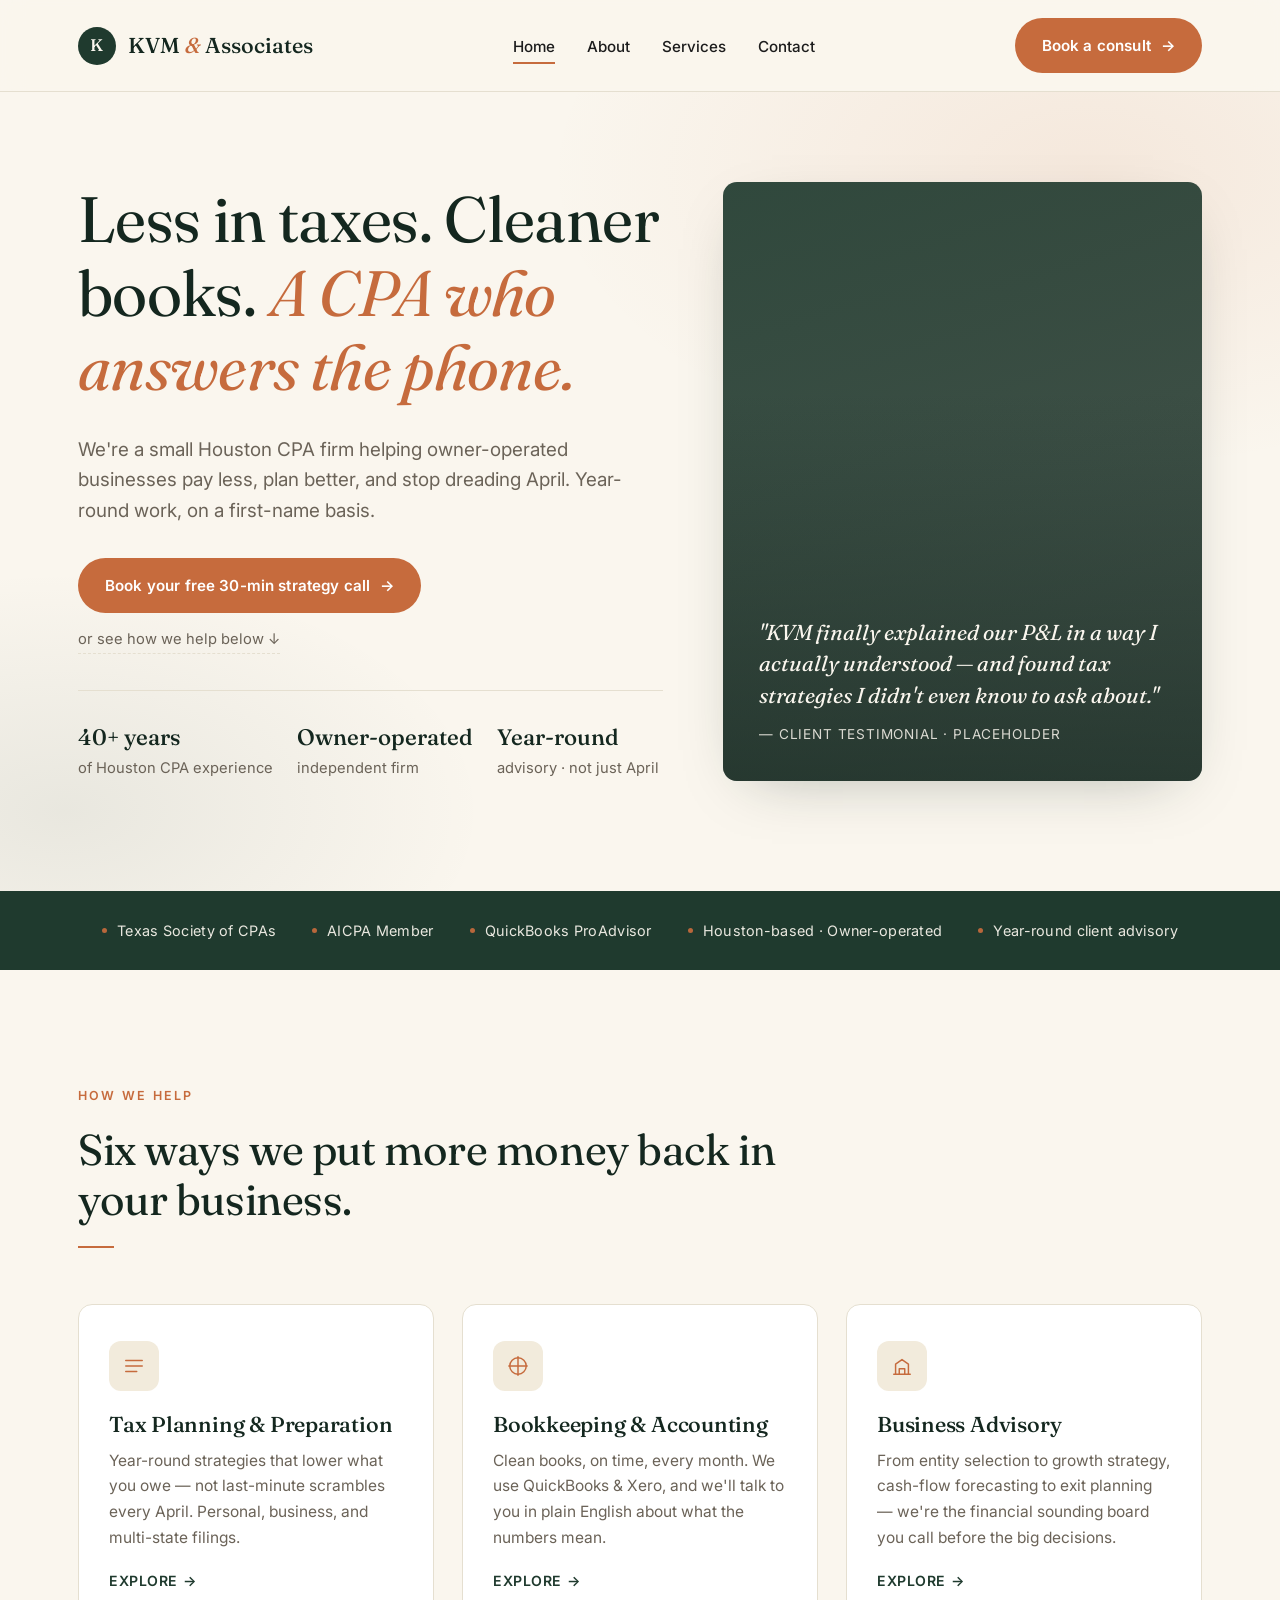
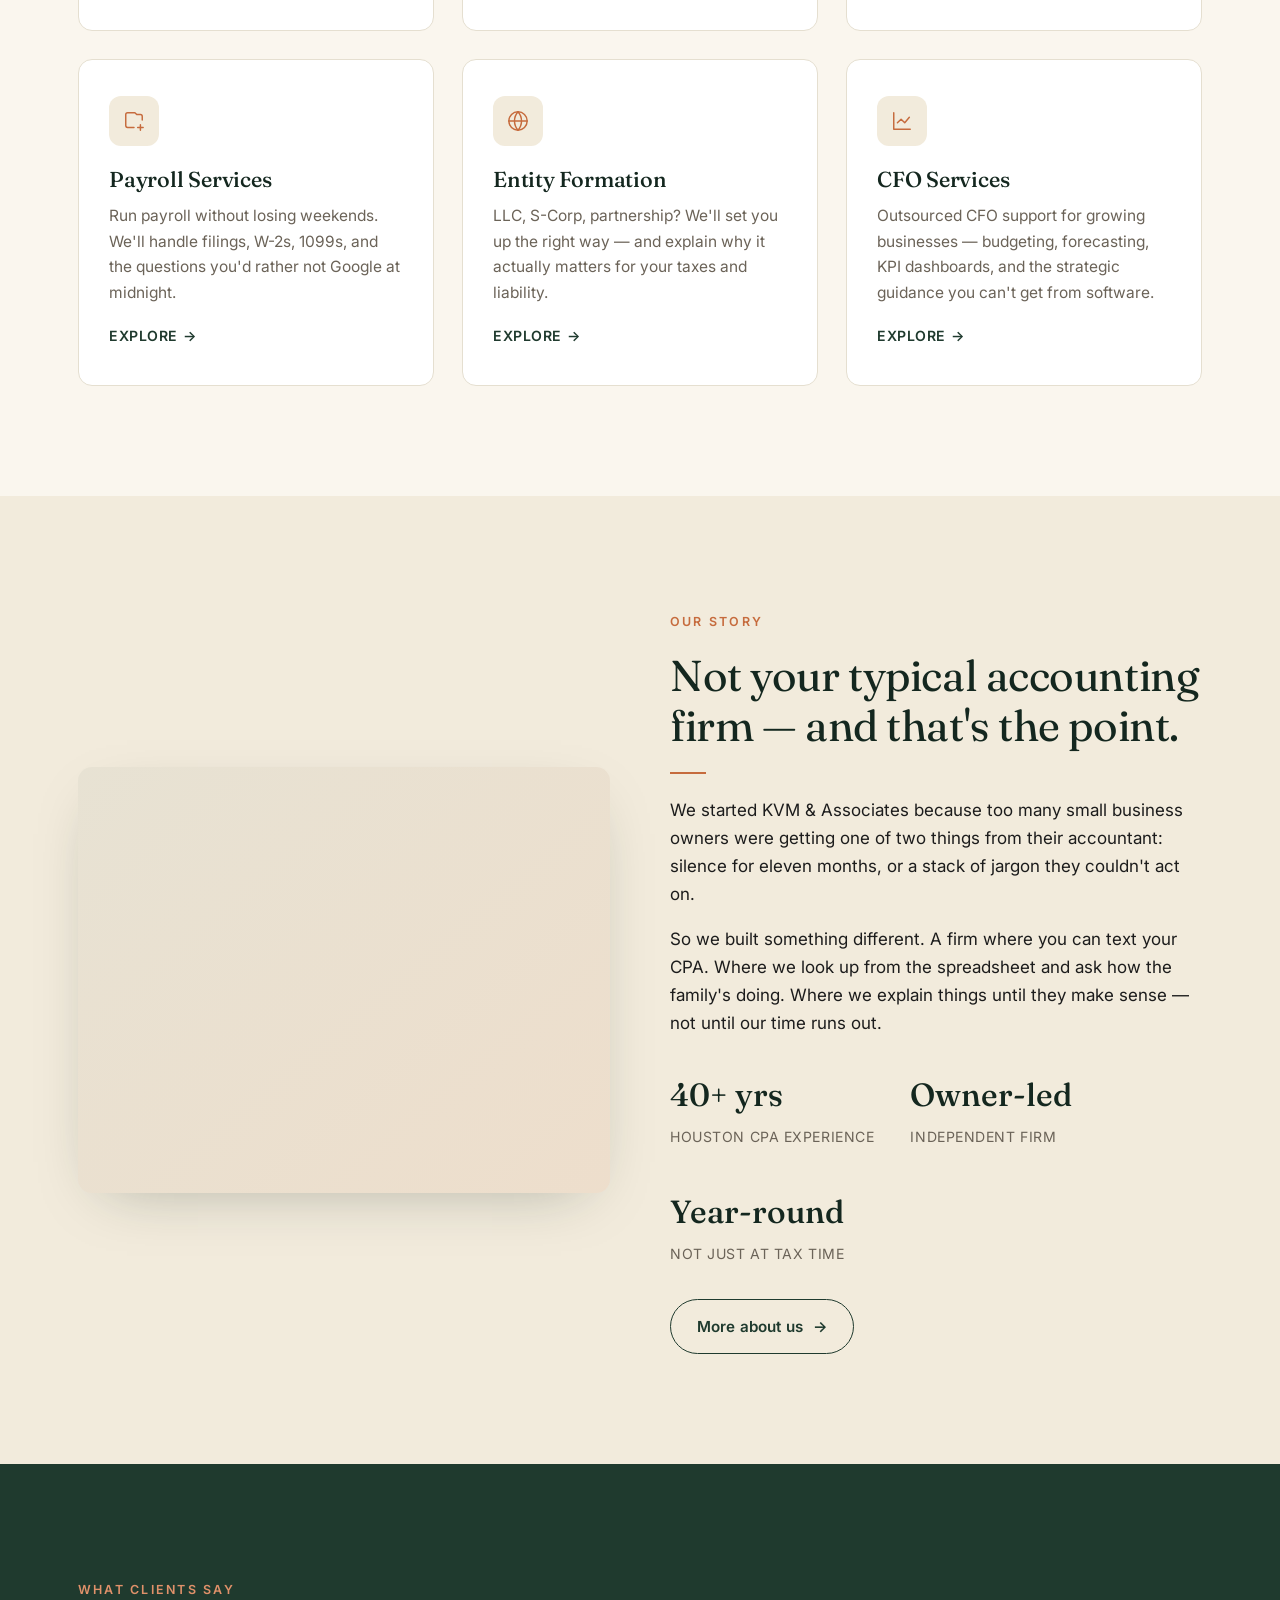
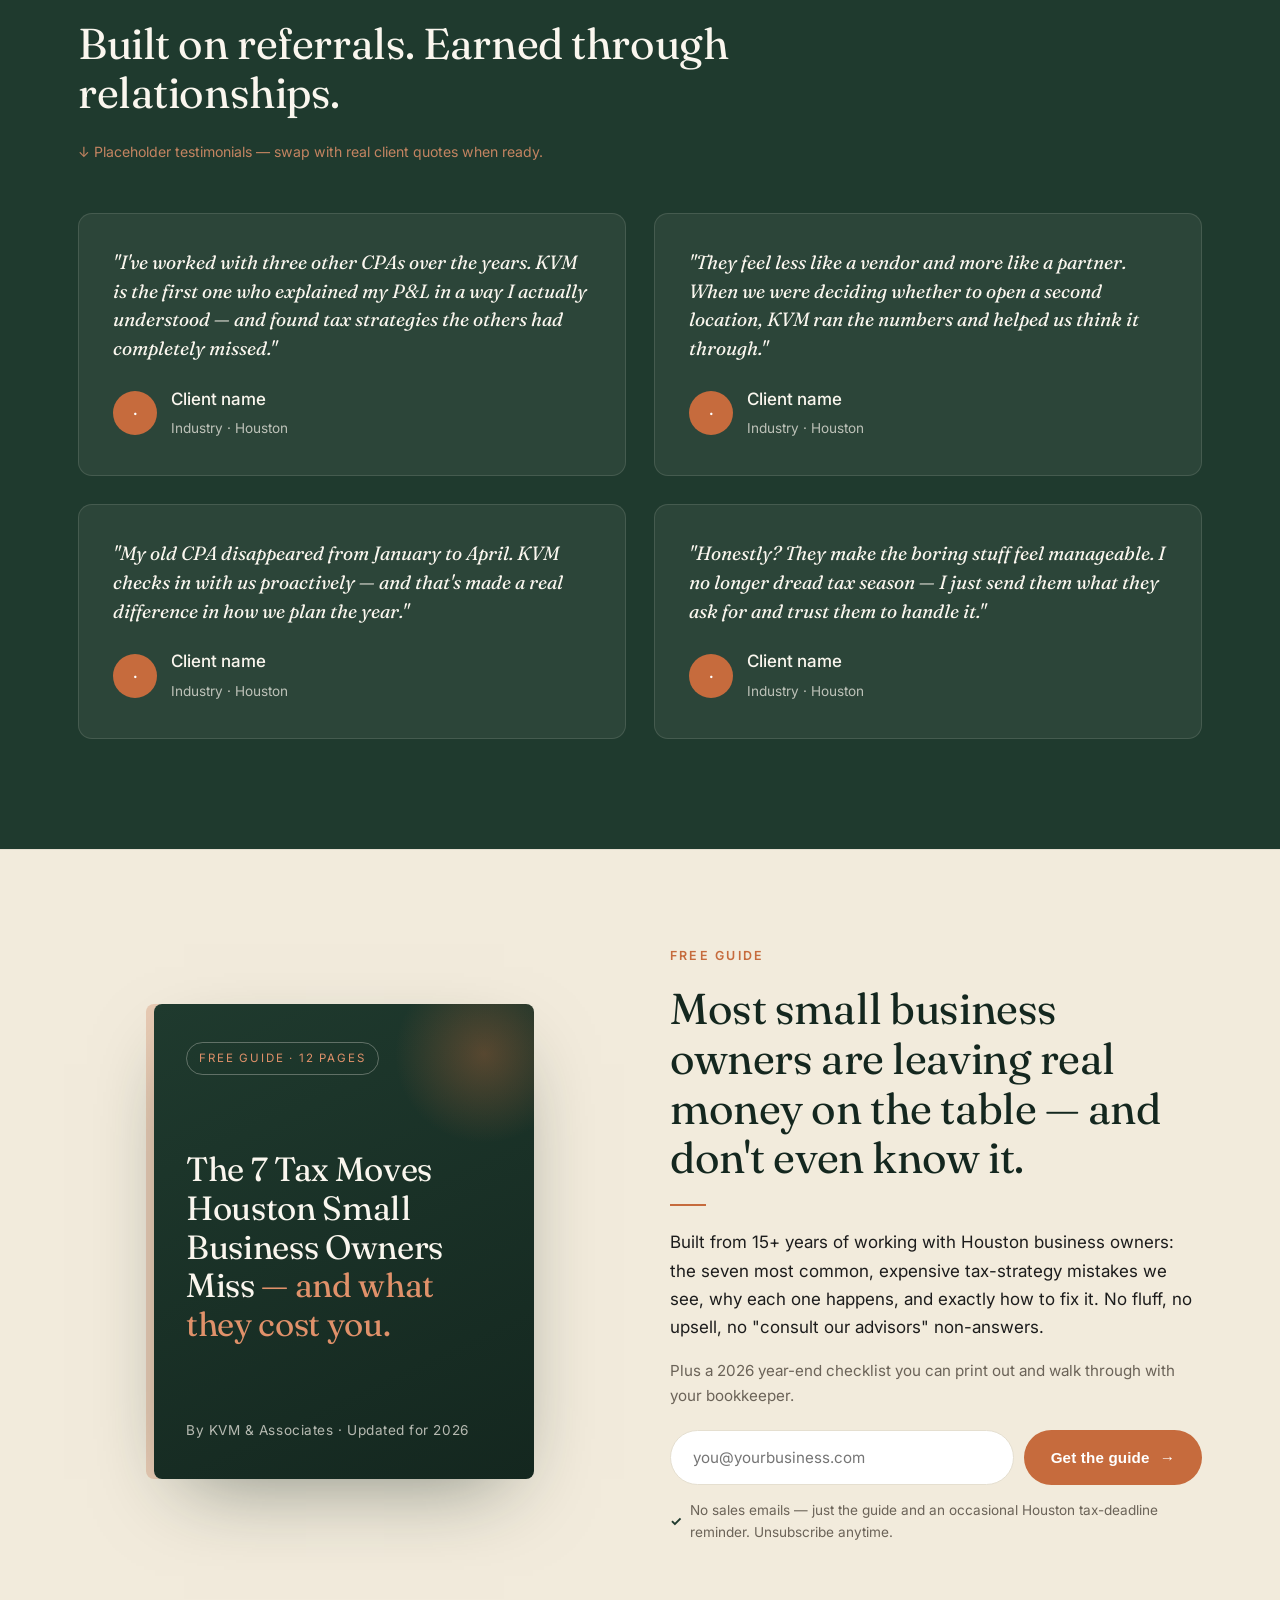
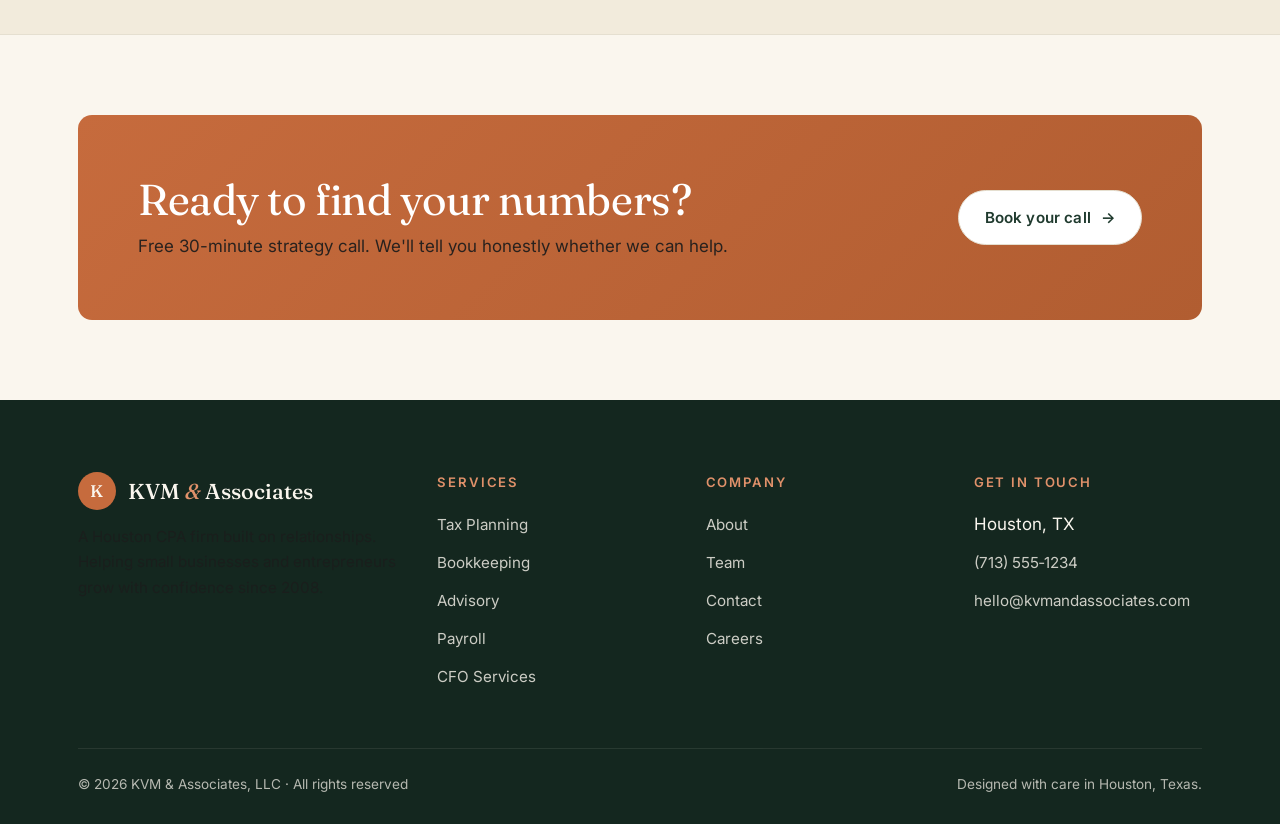
<file: index.html>
<!DOCTYPE html>
<html lang="en">
<head>
  <meta charset="UTF-8" />
  <meta name="viewport" content="width=device-width, initial-scale=1.0" />
  <title>KVM &amp; Associates — A Houston CPA Firm Built on Relationships</title>
  <meta name="description" content="KVM &amp; Associates is a Houston-based CPA firm helping small businesses and entrepreneurs grow through proactive tax, accounting, and advisory services. Real people. Real conversations. Real results." />

  <!-- Open Graph / Link Preview tags — used by iMessage, WhatsApp, Slack, Facebook, LinkedIn, etc.
       IMPORTANT: replace https://www.kvmandassociates.com below with the live site URL once deployed -->
  <meta property="og:type" content="website" />
  <meta property="og:url" content="https://www.kvmandassociates.com/" />
  <meta property="og:title" content="KVM &amp; Associates — Houston CPA Firm" />
  <meta property="og:description" content="Less in taxes. Cleaner books. A CPA who answers the phone. An owner-led Houston firm with 40+ years of CPA experience." />
  <meta property="og:image" content="https://www.kvmandassociates.com/og-image.png" />
  <meta property="og:image:width" content="1200" />
  <meta property="og:image:height" content="630" />
  <meta property="og:site_name" content="KVM &amp; Associates" />
  <meta name="twitter:card" content="summary_large_image" />
  <meta name="twitter:title" content="KVM &amp; Associates — Houston CPA Firm" />
  <meta name="twitter:description" content="Less in taxes. Cleaner books. A CPA who answers the phone." />
  <meta name="twitter:image" content="https://www.kvmandassociates.com/og-image.png" />

  <link rel="preconnect" href="https://fonts.googleapis.com" />
  <link rel="preconnect" href="https://fonts.gstatic.com" crossorigin />
  <link href="https://fonts.googleapis.com/css2?family=Fraunces:ital,opsz,wght@0,9..144,400;0,9..144,500;1,9..144,400&family=Inter:wght@400;500;600;700&display=swap" rel="stylesheet" />
  <link rel="stylesheet" href="styles.css" />
  <script src="script.js" defer></script>
</head>
<body>

  <!-- NAV -->
  <header class="nav">
    <div class="nav-inner">
      <a href="index.html" class="brand">
        <span class="brand-mark">K</span>
        <span>KVM <em style="font-style: italic; color: var(--clay);">&amp;</em> Associates</span>
      </a>
      <nav>
        <ul class="nav-links">
          <li><a href="index.html" class="active">Home</a></li>
          <li><a href="about.html">About</a></li>
          <li><a href="services.html">Services</a></li>
          <li><a href="contact.html">Contact</a></li>
          <li class="nav-mobile-cta"><a href="contact.html">Book a consult →</a></li>
        </ul>
      </nav>
      <div class="nav-cta">
        <a href="contact.html" class="btn btn-primary">Book a consult <span class="arrow">→</span></a>
      </div>
      <button class="nav-toggle" type="button" aria-label="Open menu" aria-expanded="false">
        <span></span>
        <span></span>
        <span></span>
      </button>
    </div>
  </header>

  <!-- HERO -->
  <section class="hero">
    <div class="wrap">
      <div class="hero-grid">
        <div>
          <h1>Less in taxes. Cleaner books. <span class="accent">A CPA who answers the phone.</span></h1>
          <p class="lead">We're a small Houston CPA firm helping owner-operated businesses pay less, plan better, and stop dreading April. Year-round work, on a first-name basis.</p>
          <div class="cta-row">
            <a href="contact.html" class="btn btn-primary">Book your free 30-min strategy call <span class="arrow">→</span></a>
          </div>
          <a href="#how-we-help" class="cta-secondary-link">or see how we help below ↓</a>
          <div class="hero-meta">
            <div><strong>40+ years</strong>of Houston CPA experience</div>
            <div><strong>Owner-operated</strong>independent firm</div>
            <div><strong>Year-round</strong>advisory · not just April</div>
          </div>
        </div>
        <div class="hero-visual">
          <div class="hero-quote">
            "KVM finally explained our P&amp;L in a way I actually understood — and found tax strategies I didn't even know to ask about."
            <cite>— Client testimonial · placeholder</cite>
          </div>
        </div>
      </div>
    </div>
  </section>

  <!-- TRUST BAR -->
  <section class="trust">
    <!-- TRUST BAR — verify each credential is current before going live -->
    <div class="trust-inner">
      <span><span class="dot"></span>Texas Society of CPAs</span>
      <span><span class="dot"></span>AICPA Member</span>
      <span><span class="dot"></span>QuickBooks ProAdvisor</span>
      <span><span class="dot"></span>Houston-based · Owner-operated</span>
      <span><span class="dot"></span>Year-round client advisory</span>
    </div>
  </section>

  <!-- SERVICES PREVIEW -->
  <section class="section" id="how-we-help">
    <div class="wrap">
      <div style="max-width: 720px; margin-bottom: 56px;">
        <span class="eyebrow">How we help</span>
        <h2>Six ways we put more money back in your business.</h2>
        <div class="divider-leaf"></div>
      </div>

      <div class="grid-3">
        <article class="card">
          <div class="icon">
            <svg class="i" viewBox="0 0 24 24"><path d="M3 6h18M3 12h18M3 18h12"/></svg>
          </div>
          <h3>Tax Planning &amp; Preparation</h3>
          <p>Year-round strategies that lower what you owe — not last-minute scrambles every April. Personal, business, and multi-state filings.</p>
          <a href="services.html" class="more">Explore →</a>
        </article>

        <article class="card">
          <div class="icon">
            <svg class="i" viewBox="0 0 24 24"><path d="M12 2v20M2 12h20"/><circle cx="12" cy="12" r="9"/></svg>
          </div>
          <h3>Bookkeeping &amp; Accounting</h3>
          <p>Clean books, on time, every month. We use QuickBooks &amp; Xero, and we'll talk to you in plain English about what the numbers mean.</p>
          <a href="services.html" class="more">Explore →</a>
        </article>

        <article class="card">
          <div class="icon">
            <svg class="i" viewBox="0 0 24 24"><path d="M3 21h18M5 21V10l7-5 7 5v11M9 21v-6h6v6"/></svg>
          </div>
          <h3>Business Advisory</h3>
          <p>From entity selection to growth strategy, cash-flow forecasting to exit planning — we're the financial sounding board you call before the big decisions.</p>
          <a href="services.html" class="more">Explore →</a>
        </article>

        <article class="card">
          <div class="icon">
            <svg class="i" viewBox="0 0 24 24"><path d="M21 11V7a2 2 0 0 0-2-2h-4l-2-2H5a2 2 0 0 0-2 2v12a2 2 0 0 0 2 2h7"/><path d="M16 19h6M19 16v6"/></svg>
          </div>
          <h3>Payroll Services</h3>
          <p>Run payroll without losing weekends. We'll handle filings, W-2s, 1099s, and the questions you'd rather not Google at midnight.</p>
          <a href="services.html" class="more">Explore →</a>
        </article>

        <article class="card">
          <div class="icon">
            <svg class="i" viewBox="0 0 24 24"><circle cx="12" cy="12" r="10"/><path d="M2 12h20M12 2a15 15 0 0 1 0 20a15 15 0 0 1 0-20"/></svg>
          </div>
          <h3>Entity Formation</h3>
          <p>LLC, S-Corp, partnership? We'll set you up the right way — and explain why it actually matters for your taxes and liability.</p>
          <a href="services.html" class="more">Explore →</a>
        </article>

        <article class="card">
          <div class="icon">
            <svg class="i" viewBox="0 0 24 24"><path d="M3 3v18h18"/><path d="M7 14l4-4 4 4 5-6"/></svg>
          </div>
          <h3>CFO Services</h3>
          <p>Outsourced CFO support for growing businesses — budgeting, forecasting, KPI dashboards, and the strategic guidance you can't get from software.</p>
          <a href="services.html" class="more">Explore →</a>
        </article>
      </div>
    </div>
  </section>

  <!-- ABOUT TEASER -->
  <section class="section about-tease">
    <div class="wrap">
      <div class="grid-2">
        <div class="tease-img"></div>
        <div>
          <span class="eyebrow">Our story</span>
          <h2>Not your typical accounting firm — and that's the point.</h2>
          <div class="divider-leaf"></div>
          <p>We started KVM &amp; Associates because too many small business owners were getting one of two things from their accountant: silence for eleven months, or a stack of jargon they couldn't act on.</p>
          <p>So we built something different. A firm where you can text your CPA. Where we look up from the spreadsheet and ask how the family's doing. Where we explain things until they make sense — not until our time runs out.</p>
          <div class="stat-row">
            <div class="stat"><strong>40+ yrs</strong><span>Houston CPA experience</span></div>
            <div class="stat"><strong>Owner-led</strong><span>Independent firm</span></div>
            <div class="stat"><strong>Year-round</strong><span>Not just at tax time</span></div>
          </div>
          <div style="margin-top: 32px;">
            <a href="about.html" class="btn btn-ghost">More about us <span class="arrow">→</span></a>
          </div>
        </div>
      </div>
    </div>
  </section>

  <!-- TESTIMONIALS -->
  <section class="section testimonial-section">
    <div class="wrap">
      <div style="max-width: 700px;">
        <span class="eyebrow">What clients say</span>
        <h2>Built on referrals. Earned through relationships.</h2>
      </div>
      <p style="color: var(--clay-soft); font-size: 0.88rem; margin: 6px 0 0; opacity: 0.85;">↓ Placeholder testimonials — swap with real client quotes when ready.</p>
      <div class="testi-grid">
        <div class="testi">
          <blockquote>"I've worked with three other CPAs over the years. KVM is the first one who explained my P&amp;L in a way I actually understood — and found tax strategies the others had completely missed."</blockquote>
          <div class="testi-author">
            <div class="testi-avatar">·</div>
            <div class="testi-name"><strong>Client name</strong><span>Industry · Houston</span></div>
          </div>
        </div>
        <div class="testi">
          <blockquote>"They feel less like a vendor and more like a partner. When we were deciding whether to open a second location, KVM ran the numbers and helped us think it through."</blockquote>
          <div class="testi-author">
            <div class="testi-avatar">·</div>
            <div class="testi-name"><strong>Client name</strong><span>Industry · Houston</span></div>
          </div>
        </div>
        <div class="testi">
          <blockquote>"My old CPA disappeared from January to April. KVM checks in with us proactively — and that's made a real difference in how we plan the year."</blockquote>
          <div class="testi-author">
            <div class="testi-avatar">·</div>
            <div class="testi-name"><strong>Client name</strong><span>Industry · Houston</span></div>
          </div>
        </div>
        <div class="testi">
          <blockquote>"Honestly? They make the boring stuff feel manageable. I no longer dread tax season — I just send them what they ask for and trust them to handle it."</blockquote>
          <div class="testi-author">
            <div class="testi-avatar">·</div>
            <div class="testi-name"><strong>Client name</strong><span>Industry · Houston</span></div>
          </div>
        </div>
      </div>
    </div>
  </section>

  <!-- LEAD MAGNET -->
  <section class="lead-magnet">
    <div class="wrap">
      <div class="lm-grid">
        <div class="lm-cover">
          <span class="badge">Free Guide · 12 pages</span>
          <h3>The 7 Tax Moves Houston Small Business Owners Miss <span style="color: var(--clay-soft);">— and what they cost you.</span></h3>
          <span class="meta">By KVM &amp; Associates · Updated for 2026</span>
        </div>
        <div>
          <span class="eyebrow">Free guide</span>
          <h2>Most small business owners are leaving real money on the table — and don't even know it.</h2>
          <div class="divider-leaf"></div>
          <p>Built from 15+ years of working with Houston business owners: the seven most common, expensive tax-strategy mistakes we see, why each one happens, and exactly how to fix it. No fluff, no upsell, no "consult our advisors" non-answers.</p>
          <p style="color: var(--muted); font-size: 0.95rem;">Plus a 2026 year-end checklist you can print out and walk through with your bookkeeper.</p>

          <form class="lm-form" onsubmit="event.preventDefault(); this.innerHTML='<div style=\'padding:14px 22px; background:var(--forest); color:var(--cream); border-radius:999px; font-weight:500;\'>✓ Sent — check your inbox in a minute.</div>';">
            <input type="email" placeholder="you@yourbusiness.com" required />
            <button type="submit" class="btn btn-primary">Get the guide <span class="arrow">→</span></button>
          </form>
          <div class="lm-fineprint">No sales emails — just the guide and an occasional Houston tax-deadline reminder. Unsubscribe anytime.</div>
        </div>
      </div>
    </div>
  </section>

  <!-- CTA BAND -->
  <section class="section-tight">
    <div class="wrap">
      <div class="cta-band">
        <div>
          <h2>Ready to find your numbers?</h2>
          <p>Free 30-minute strategy call. We'll tell you honestly whether we can help.</p>
        </div>
        <a href="contact.html" class="btn btn-light">Book your call <span class="arrow">→</span></a>
      </div>
    </div>
  </section>

  <!-- FOOTER -->
  <footer class="footer">
    <div class="wrap">
      <div class="footer-grid">
        <div class="footer-brand">
          <div class="brand" style="color: var(--cream); margin-bottom: 14px;">
            <span class="brand-mark" style="background: var(--clay);">K</span>
            <span>KVM <em style="font-style: italic; color: var(--clay-soft);">&amp;</em> Associates</span>
          </div>
          <p>A Houston CPA firm built on relationships. Helping small businesses and entrepreneurs grow with confidence since 2008.</p>
        </div>
        <div>
          <h5>Services</h5>
          <ul>
            <li><a href="services.html">Tax Planning</a></li>
            <li><a href="services.html">Bookkeeping</a></li>
            <li><a href="services.html">Advisory</a></li>
            <li><a href="services.html">Payroll</a></li>
            <li><a href="services.html">CFO Services</a></li>
          </ul>
        </div>
        <div>
          <h5>Company</h5>
          <ul>
            <li><a href="about.html">About</a></li>
            <li><a href="about.html">Team</a></li>
            <li><a href="contact.html">Contact</a></li>
            <li><a href="contact.html">Careers</a></li>
          </ul>
        </div>
        <div>
          <h5>Get in touch</h5>
          <ul>
            <li>Houston, TX</li>
            <li><a href="tel:7135551234">(713) 555‑1234</a></li>
            <li><a href="mailto:hello@kvmandassociates.com">hello@kvmandassociates.com</a></li>
          </ul>
        </div>
      </div>
      <div class="footer-bottom">
        <span>© 2026 KVM &amp; Associates, LLC · All rights reserved</span>
        <span>Designed with care in Houston, Texas.</span>
      </div>
    </div>
  </footer>

</body>
</html>
</file>
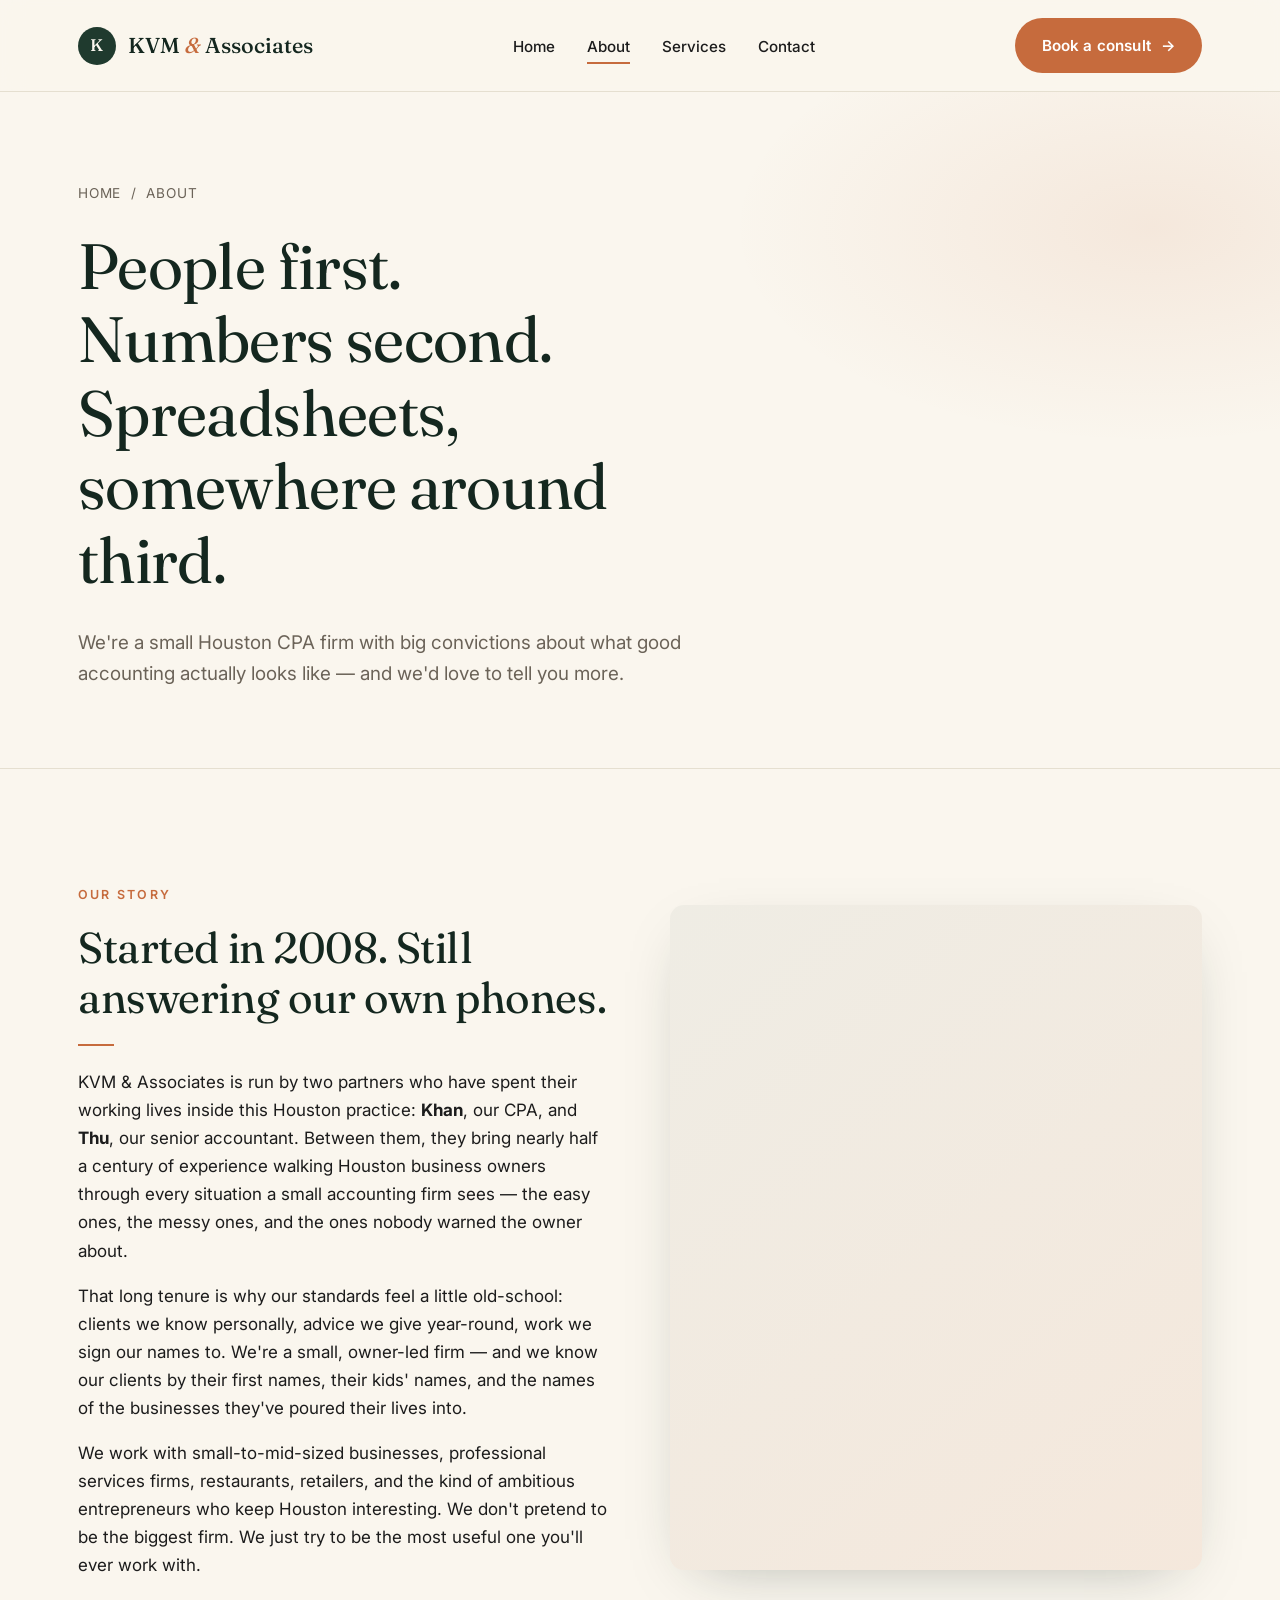
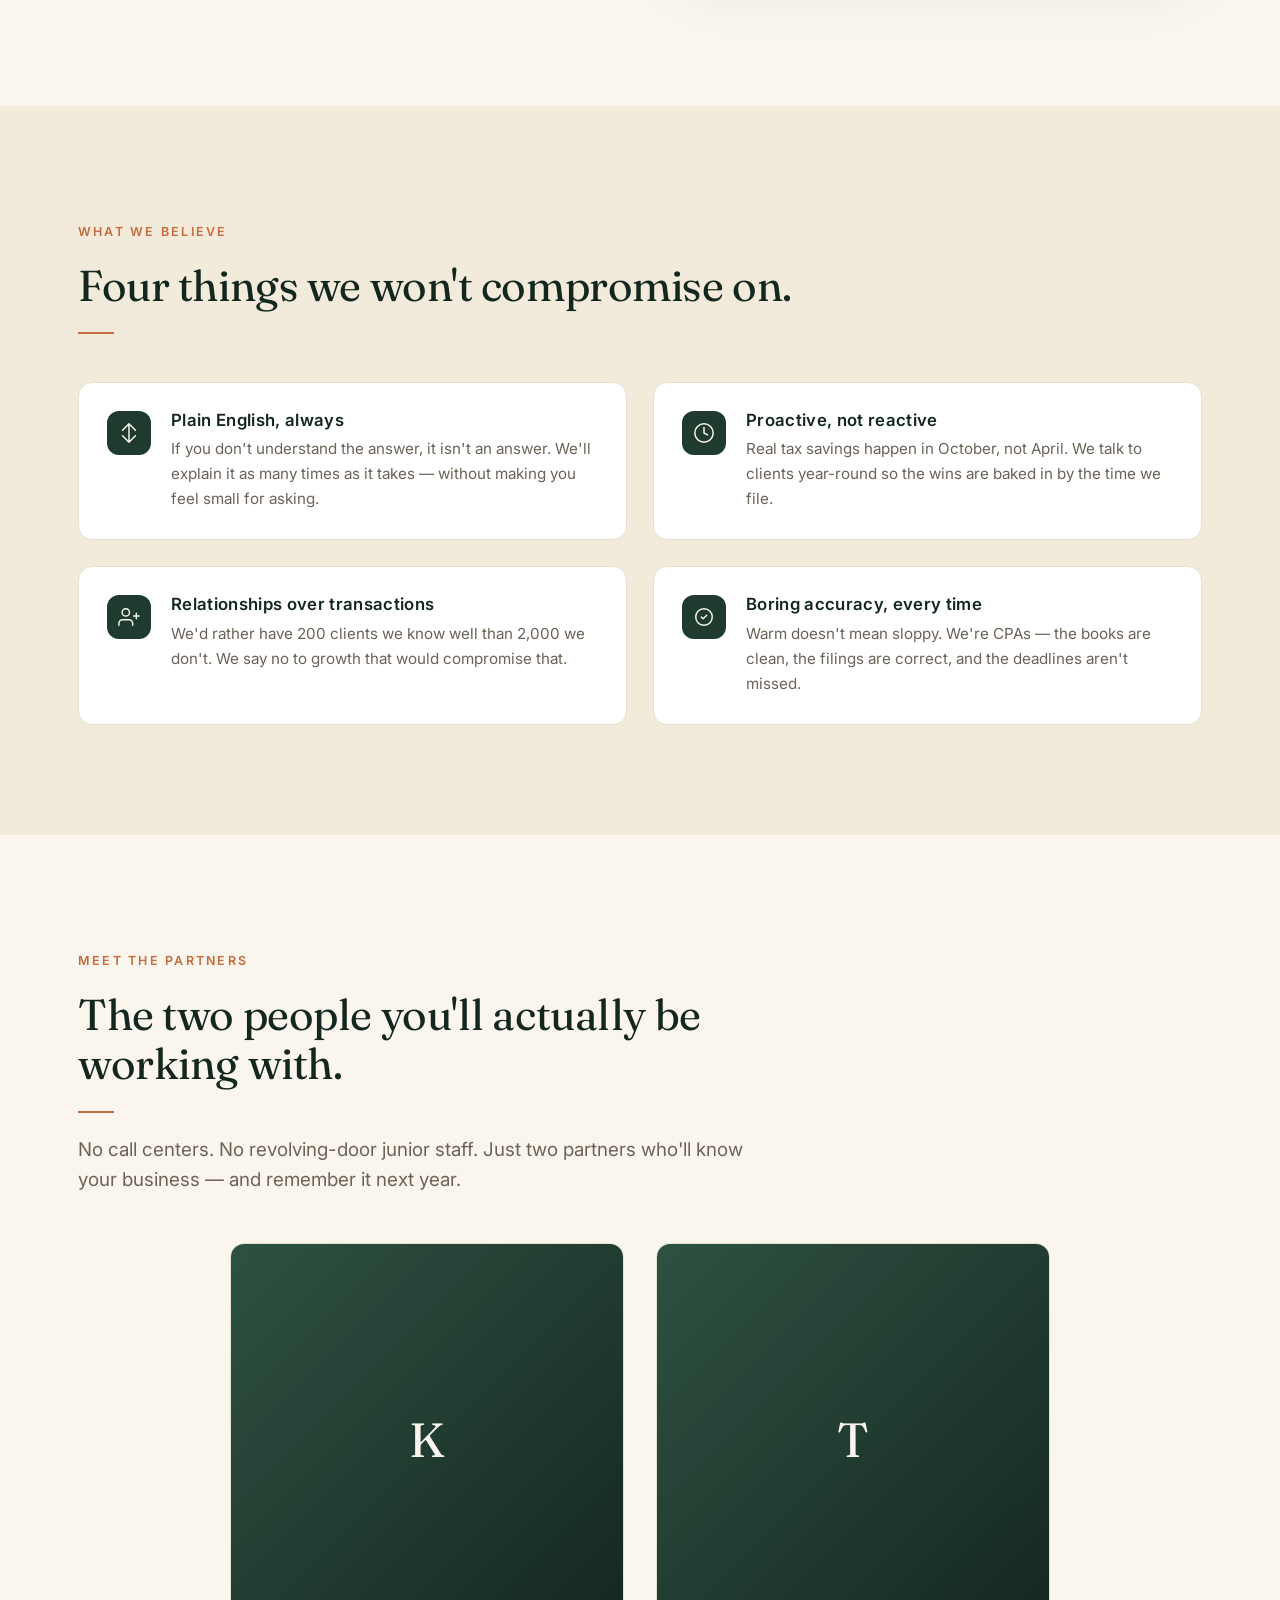
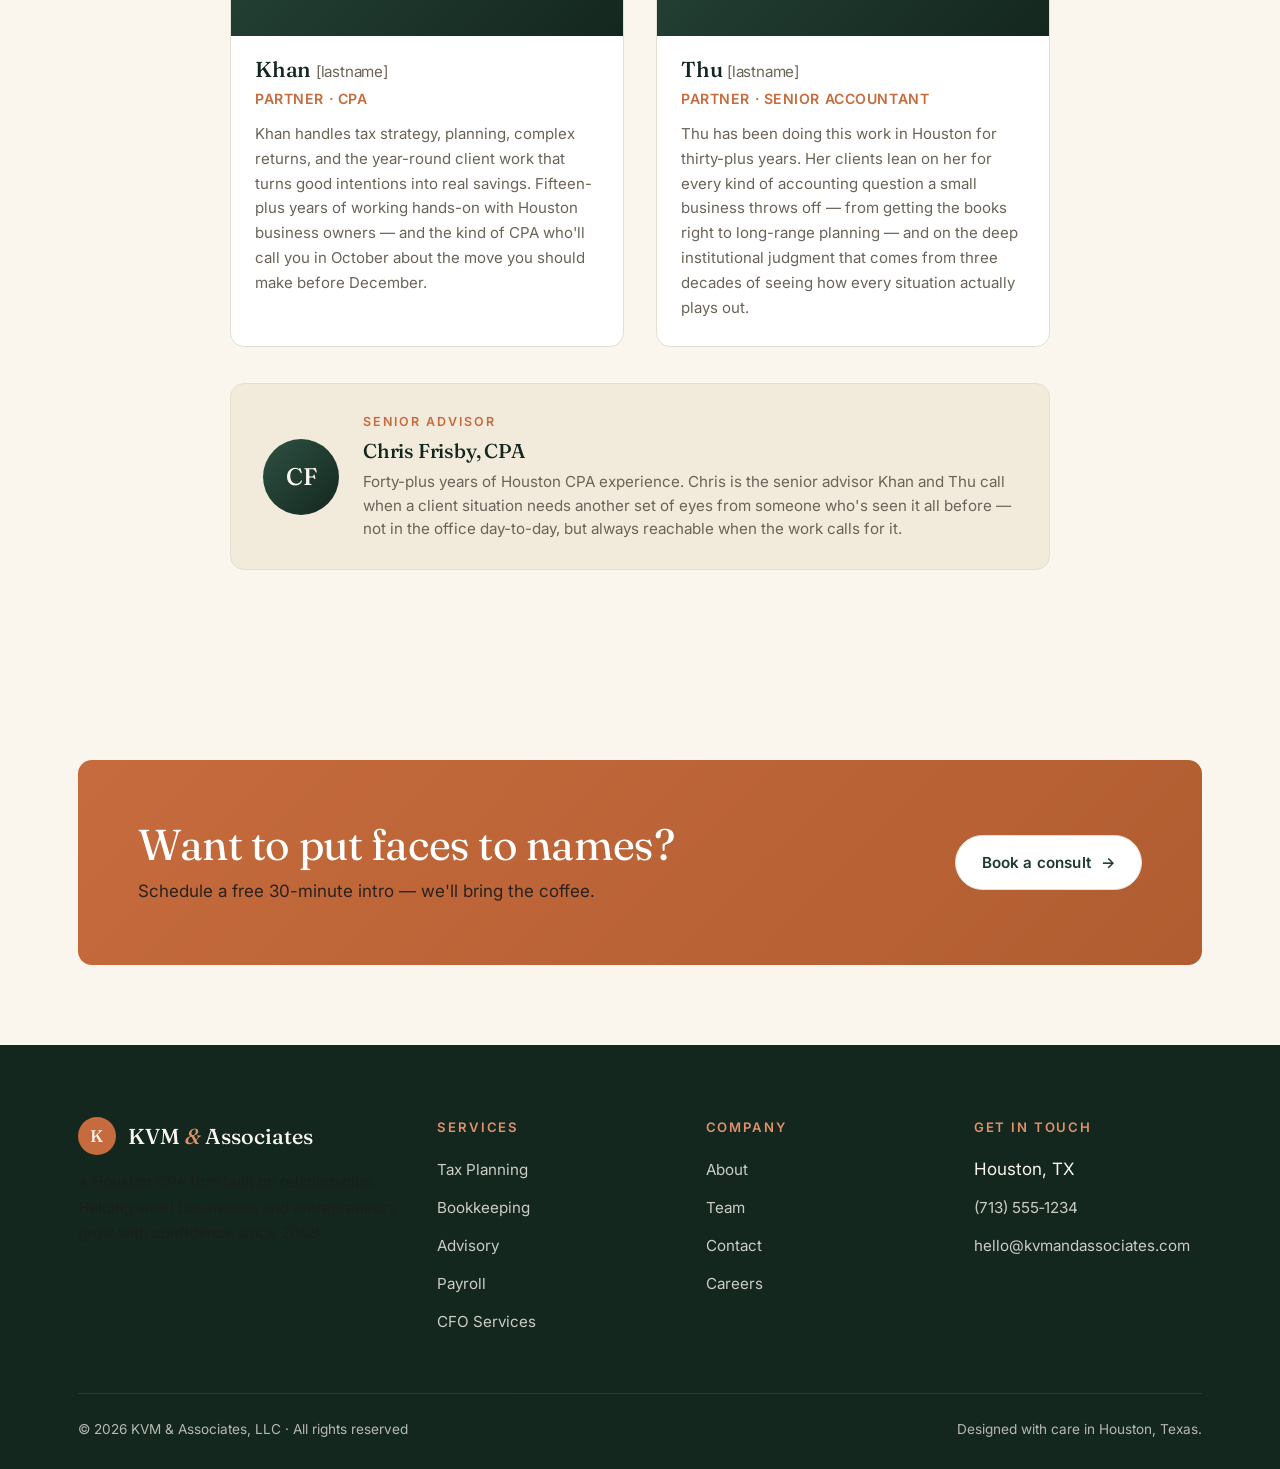
<file: about.html>
<!DOCTYPE html>
<html lang="en">
<head>
  <meta charset="UTF-8" />
  <meta name="viewport" content="width=device-width, initial-scale=1.0" />
  <title>About KVM &amp; Associates — Houston CPAs Who Care</title>
  <meta name="description" content="Meet the Houston CPAs behind KVM &amp; Associates. Learn our story, values, and the people who make tax season feel a little less terrible." />

  <!-- Open Graph / Link Preview tags -->
  <meta property="og:type" content="website" />
  <meta property="og:url" content="https://www.kvmandassociates.com/about.html" />
  <meta property="og:title" content="About KVM &amp; Associates — Houston CPAs Who Care" />
  <meta property="og:description" content="Two partners, 40+ years of Houston CPA experience, and clients we've worked with for decades. Meet the team behind the firm." />
  <meta property="og:image" content="https://www.kvmandassociates.com/og-image.png" />
  <meta property="og:image:width" content="1200" />
  <meta property="og:image:height" content="630" />
  <meta property="og:site_name" content="KVM &amp; Associates" />
  <meta name="twitter:card" content="summary_large_image" />
  <meta name="twitter:title" content="About KVM &amp; Associates" />
  <meta name="twitter:description" content="Two partners. 40+ years of Houston CPA experience." />
  <meta name="twitter:image" content="https://www.kvmandassociates.com/og-image.png" />

  <link rel="preconnect" href="https://fonts.googleapis.com" />
  <link rel="preconnect" href="https://fonts.gstatic.com" crossorigin />
  <link href="https://fonts.googleapis.com/css2?family=Fraunces:ital,opsz,wght@0,9..144,400;0,9..144,500;1,9..144,400&family=Inter:wght@400;500;600;700&display=swap" rel="stylesheet" />
  <link rel="stylesheet" href="styles.css" />
  <script src="script.js" defer></script>
</head>
<body>

  <!-- NAV -->
  <header class="nav">
    <div class="nav-inner">
      <a href="index.html" class="brand">
        <span class="brand-mark">K</span>
        <span>KVM <em style="font-style: italic; color: var(--clay);">&amp;</em> Associates</span>
      </a>
      <nav>
        <ul class="nav-links">
          <li><a href="index.html">Home</a></li>
          <li><a href="about.html" class="active">About</a></li>
          <li><a href="services.html">Services</a></li>
          <li><a href="contact.html">Contact</a></li>
          <li class="nav-mobile-cta"><a href="contact.html">Book a consult →</a></li>
        </ul>
      </nav>
      <div class="nav-cta">
        <a href="contact.html" class="btn btn-primary">Book a consult <span class="arrow">→</span></a>
      </div>
      <button class="nav-toggle" type="button" aria-label="Open menu" aria-expanded="false">
        <span></span>
        <span></span>
        <span></span>
      </button>
    </div>
  </header>

  <!-- PAGE HEADER -->
  <section class="page-header">
    <div class="wrap">
      <div class="crumbs"><a href="index.html">Home</a> &nbsp;/&nbsp; About</div>
      <h1>People first. Numbers second. Spreadsheets, somewhere around third.</h1>
      <p class="lead">We're a small Houston CPA firm with big convictions about what good accounting actually looks like — and we'd love to tell you more.</p>
    </div>
  </section>

  <!-- STORY -->
  <section class="section">
    <div class="wrap">
      <div class="grid-2">
        <div>
          <span class="eyebrow">Our story</span>
          <h2>Started in 2008. Still answering our own phones.</h2>
          <div class="divider-leaf"></div>
          <p>KVM &amp; Associates is run by two partners who have spent their working lives inside this Houston practice: <strong>Khan</strong>, our CPA, and <strong>Thu</strong>, our senior accountant. Between them, they bring nearly half a century of experience walking Houston business owners through every situation a small accounting firm sees — the easy ones, the messy ones, and the ones nobody warned the owner about.</p>
          <p>That long tenure is why our standards feel a little old-school: clients we know personally, advice we give year-round, work we sign our names to. We're a small, owner-led firm — and we know our clients by their first names, their kids' names, and the names of the businesses they've poured their lives into.</p>
          <p>We work with small-to-mid-sized businesses, professional services firms, restaurants, retailers, and the kind of ambitious entrepreneurs who keep Houston interesting. We don't pretend to be the biggest firm. We just try to be the most useful one you'll ever work with.</p>
        </div>
        <div class="tease-img" style="aspect-ratio: 4/5;"></div>
      </div>
    </div>
  </section>

  <!-- VALUES -->
  <section class="section about-tease">
    <div class="wrap">
      <div style="max-width: 720px; margin-bottom: 48px;">
        <span class="eyebrow">What we believe</span>
        <h2>Four things we won't compromise on.</h2>
        <div class="divider-leaf"></div>
      </div>
      <div class="values-grid">
        <div class="value">
          <div class="value-icon">
            <svg class="i" viewBox="0 0 24 24"><path d="M12 2v20M5 9l7-7 7 7M5 15l7 7 7-7"/></svg>
          </div>
          <div>
            <h4>Plain English, always</h4>
            <p>If you don't understand the answer, it isn't an answer. We'll explain it as many times as it takes — without making you feel small for asking.</p>
          </div>
        </div>
        <div class="value">
          <div class="value-icon">
            <svg class="i" viewBox="0 0 24 24"><circle cx="12" cy="12" r="10"/><path d="M12 6v6l4 2"/></svg>
          </div>
          <div>
            <h4>Proactive, not reactive</h4>
            <p>Real tax savings happen in October, not April. We talk to clients year-round so the wins are baked in by the time we file.</p>
          </div>
        </div>
        <div class="value">
          <div class="value-icon">
            <svg class="i" viewBox="0 0 24 24"><path d="M16 21v-2a4 4 0 0 0-4-4H5a4 4 0 0 0-4 4v2"/><circle cx="8.5" cy="7" r="4"/><path d="M20 8v6M23 11h-6"/></svg>
          </div>
          <div>
            <h4>Relationships over transactions</h4>
            <p>We'd rather have 200 clients we know well than 2,000 we don't. We say no to growth that would compromise that.</p>
          </div>
        </div>
        <div class="value">
          <div class="value-icon">
            <svg class="i" viewBox="0 0 24 24"><path d="M9 12l2 2 4-4M21 12c0 5-3.5 9-9 9s-9-4-9-9 3.5-9 9-9 9 4 9 9z"/></svg>
          </div>
          <div>
            <h4>Boring accuracy, every time</h4>
            <p>Warm doesn't mean sloppy. We're CPAs — the books are clean, the filings are correct, and the deadlines aren't missed.</p>
          </div>
        </div>
      </div>
    </div>
  </section>

  <!-- TEAM -->
  <section class="section">
    <div class="wrap">
      <div style="max-width: 720px; margin-bottom: 48px;">
        <span class="eyebrow">Meet the partners</span>
        <h2>The two people you'll actually be working with.</h2>
        <div class="divider-leaf"></div>
        <p class="lead">No call centers. No revolving-door junior staff. Just two partners who'll know your business — and remember it next year.</p>
      </div>

      <div class="team-grid" style="grid-template-columns: 1fr 1fr; max-width: 820px; margin: 0 auto;">
        <div class="member">
          <div class="member-photo">K</div>
          <div class="member-body">
            <h3>Khan <span style="color: var(--muted); font-weight: 400; font-family: 'Inter', sans-serif; font-size: 0.95rem;">[lastname]</span></h3>
            <div class="role">Partner · CPA</div>
            <p>Khan handles tax strategy, planning, complex returns, and the year-round client work that turns good intentions into real savings. Fifteen-plus years of working hands-on with Houston business owners — and the kind of CPA who'll call you in October about the move you should make before December.</p>
          </div>
        </div>
        <div class="member">
          <div class="member-photo">T</div>
          <div class="member-body">
            <h3>Thu <span style="color: var(--muted); font-weight: 400; font-family: 'Inter', sans-serif; font-size: 0.95rem;">[lastname]</span></h3>
            <div class="role">Partner · Senior Accountant</div>
            <p>Thu has been doing this work in Houston for thirty-plus years. Her clients lean on her for every kind of accounting question a small business throws off — from getting the books right to long-range planning — and on the deep institutional judgment that comes from three decades of seeing how every situation actually plays out.</p>
          </div>
        </div>
      </div>

      <!-- SENIOR ADVISOR (Chris Frisby) — smaller treatment, distinct tier -->
      <div style="max-width: 820px; margin: 36px auto 0;">
        <div style="background: var(--cream-warm); border: 1px solid var(--line); border-radius: var(--radius); padding: 28px 32px; display: flex; gap: 24px; align-items: center; flex-wrap: wrap;">
          <div style="flex: 0 0 76px; height: 76px; border-radius: 50%; background: linear-gradient(135deg, var(--forest-soft), var(--forest-deep)); display: grid; place-items: center; color: var(--cream); font-family: 'Fraunces', serif; font-size: 1.5rem; font-weight: 500;">CF</div>
          <div style="flex: 1 1 360px;">
            <p style="font-size: 0.78rem; letter-spacing: 0.16em; text-transform: uppercase; color: var(--clay); font-weight: 600; margin: 0 0 6px;">Senior Advisor</p>
            <h3 style="margin: 0 0 8px; font-size: 1.25rem;">Chris Frisby, CPA</h3>
            <p style="margin: 0; color: var(--muted); font-size: 0.95rem; line-height: 1.55;">Forty-plus years of Houston CPA experience. Chris is the senior advisor Khan and Thu call when a client situation needs another set of eyes from someone who's seen it all before — not in the office day-to-day, but always reachable when the work calls for it.</p>
          </div>
        </div>
      </div>
    </div>
  </section>

  <!-- CTA BAND -->
  <section class="section-tight">
    <div class="wrap">
      <div class="cta-band">
        <div>
          <h2>Want to put faces to names?</h2>
          <p>Schedule a free 30-minute intro — we'll bring the coffee.</p>
        </div>
        <a href="contact.html" class="btn btn-light">Book a consult <span class="arrow">→</span></a>
      </div>
    </div>
  </section>

  <!-- FOOTER -->
  <footer class="footer">
    <div class="wrap">
      <div class="footer-grid">
        <div class="footer-brand">
          <div class="brand" style="color: var(--cream); margin-bottom: 14px;">
            <span class="brand-mark" style="background: var(--clay);">K</span>
            <span>KVM <em style="font-style: italic; color: var(--clay-soft);">&amp;</em> Associates</span>
          </div>
          <p>A Houston CPA firm built on relationships. Helping small businesses and entrepreneurs grow with confidence since 2008.</p>
        </div>
        <div>
          <h5>Services</h5>
          <ul>
            <li><a href="services.html">Tax Planning</a></li>
            <li><a href="services.html">Bookkeeping</a></li>
            <li><a href="services.html">Advisory</a></li>
            <li><a href="services.html">Payroll</a></li>
            <li><a href="services.html">CFO Services</a></li>
          </ul>
        </div>
        <div>
          <h5>Company</h5>
          <ul>
            <li><a href="about.html">About</a></li>
            <li><a href="about.html">Team</a></li>
            <li><a href="contact.html">Contact</a></li>
            <li><a href="contact.html">Careers</a></li>
          </ul>
        </div>
        <div>
          <h5>Get in touch</h5>
          <ul>
            <li>Houston, TX</li>
            <li><a href="tel:7135551234">(713) 555‑1234</a></li>
            <li><a href="mailto:hello@kvmandassociates.com">hello@kvmandassociates.com</a></li>
          </ul>
        </div>
      </div>
      <div class="footer-bottom">
        <span>© 2026 KVM &amp; Associates, LLC · All rights reserved</span>
        <span>Designed with care in Houston, Texas.</span>
      </div>
    </div>
  </footer>

</body>
</html>
</file>
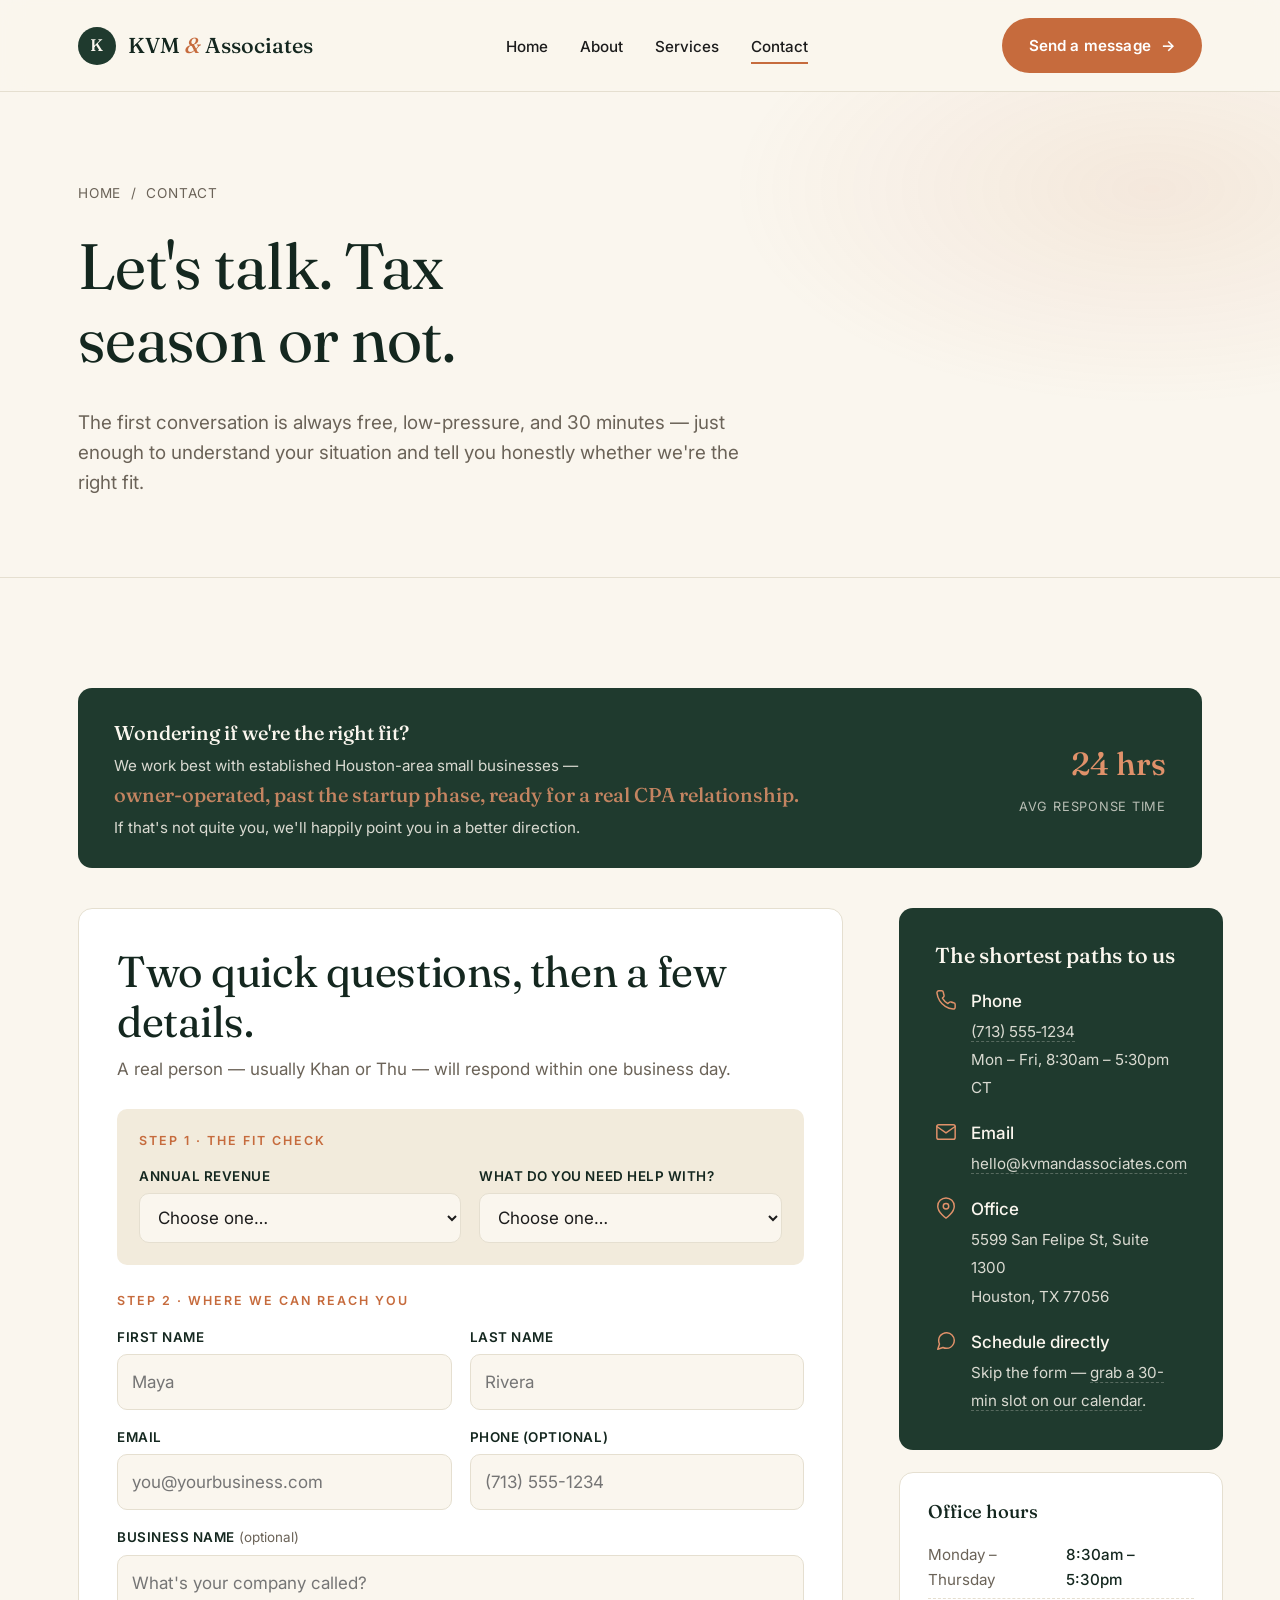
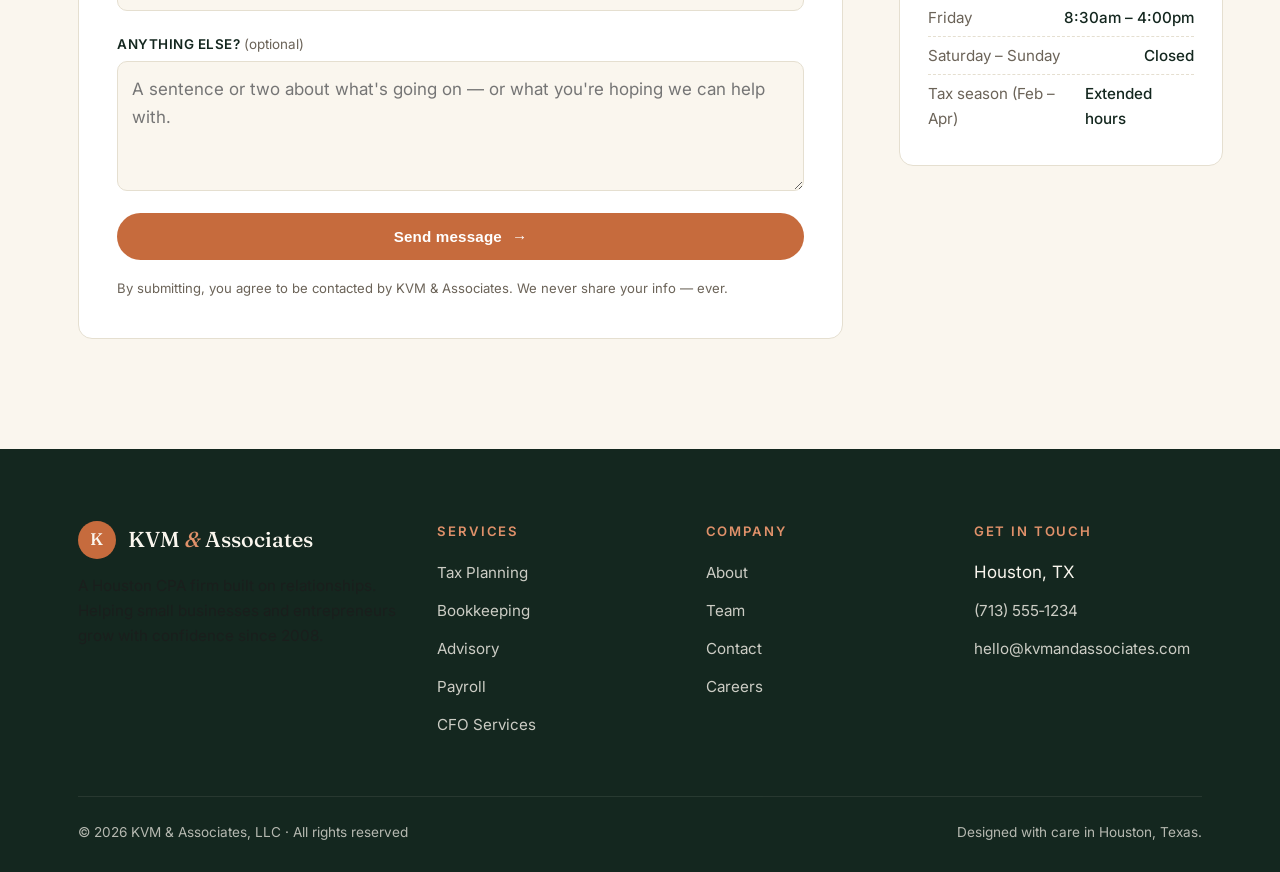
<file: contact.html>
<!DOCTYPE html>
<html lang="en">
<head>
  <meta charset="UTF-8" />
  <meta name="viewport" content="width=device-width, initial-scale=1.0" />
  <title>Contact KVM &amp; Associates — Houston CPA Firm</title>
  <meta name="description" content="Schedule a free 30-minute consultation with KVM &amp; Associates, a Houston CPA firm. Call, email, or send us a message — a real person will get back to you within 24 hours." />

  <!-- Open Graph / Link Preview tags -->
  <meta property="og:type" content="website" />
  <meta property="og:url" content="https://www.kvmandassociates.com/contact.html" />
  <meta property="og:title" content="Contact KVM &amp; Associates — Houston CPAs" />
  <meta property="og:description" content="Schedule a free 30-minute consultation. A real person will respond within one business day." />
  <meta property="og:image" content="https://www.kvmandassociates.com/og-image.png" />
  <meta property="og:image:width" content="1200" />
  <meta property="og:image:height" content="630" />
  <meta property="og:site_name" content="KVM &amp; Associates" />
  <meta name="twitter:card" content="summary_large_image" />
  <meta name="twitter:title" content="Contact KVM &amp; Associates" />
  <meta name="twitter:description" content="Schedule a free 30-minute consultation." />
  <meta name="twitter:image" content="https://www.kvmandassociates.com/og-image.png" />

  <link rel="preconnect" href="https://fonts.googleapis.com" />
  <link rel="preconnect" href="https://fonts.gstatic.com" crossorigin />
  <link href="https://fonts.googleapis.com/css2?family=Fraunces:ital,opsz,wght@0,9..144,400;0,9..144,500;1,9..144,400&family=Inter:wght@400;500;600;700&display=swap" rel="stylesheet" />
  <link rel="stylesheet" href="styles.css" />
  <script src="script.js" defer></script>
</head>
<body>

  <!-- NAV -->
  <header class="nav">
    <div class="nav-inner">
      <a href="index.html" class="brand">
        <span class="brand-mark">K</span>
        <span>KVM <em style="font-style: italic; color: var(--clay);">&amp;</em> Associates</span>
      </a>
      <nav>
        <ul class="nav-links">
          <li><a href="index.html">Home</a></li>
          <li><a href="about.html">About</a></li>
          <li><a href="services.html">Services</a></li>
          <li><a href="contact.html" class="active">Contact</a></li>
          <li class="nav-mobile-cta"><a href="#form">Send a message →</a></li>
        </ul>
      </nav>
      <div class="nav-cta">
        <a href="#form" class="btn btn-primary">Send a message <span class="arrow">→</span></a>
      </div>
      <button class="nav-toggle" type="button" aria-label="Open menu" aria-expanded="false">
        <span></span>
        <span></span>
        <span></span>
      </button>
    </div>
  </header>

  <!-- PAGE HEADER -->
  <section class="page-header">
    <div class="wrap">
      <div class="crumbs"><a href="index.html">Home</a> &nbsp;/&nbsp; Contact</div>
      <h1>Let's talk. Tax season or not.</h1>
      <p class="lead">The first conversation is always free, low-pressure, and 30 minutes — just enough to understand your situation and tell you honestly whether we're the right fit.</p>
    </div>
  </section>

  <!-- CONTACT GRID -->
  <section class="section">
    <div class="wrap">

      <!-- QUICK-FIT QUALIFIER -->
      <div class="qualifier">
        <div class="qualifier-text">
          <strong>Wondering if we're the right fit?</strong>
          <p>We work best with established Houston-area small businesses — <strong style="color: var(--clay-soft);">owner-operated, past the startup phase, ready for a real CPA relationship.</strong> If that's not quite you, we'll happily point you in a better direction.</p>
        </div>
        <div class="qualifier-stat">
          <strong>24 hrs</strong>
          <span>Avg response time</span>
        </div>
      </div>

      <div class="contact-grid">

        <!-- FORM -->
        <form class="form" id="form" onsubmit="event.preventDefault(); this.querySelector('.form-success').style.display='block'; this.querySelector('button[type=submit]').textContent='Sent ✓';">
          <h2 style="margin-bottom: 8px;">Two quick questions, then a few details.</h2>
          <p style="color: var(--muted); margin-bottom: 26px;">A real person — usually Khan or Thu — will respond within one business day.</p>

          <!-- QUALIFIERS FIRST -->
          <div style="background: var(--cream-warm); border-radius: 10px; padding: 22px 22px 6px; margin-bottom: 26px;">
            <p style="font-size: 0.78rem; letter-spacing: 0.16em; text-transform: uppercase; color: var(--clay); font-weight: 600; margin: 0 0 14px;">Step 1 · The fit check</p>

            <div class="form-row">
              <div class="field">
                <label for="size">Annual revenue</label>
                <select id="size" name="size" required>
                  <option value="">Choose one…</option>
                  <option>Just getting started / pre-revenue</option>
                  <option>Under $250K</option>
                  <option>$250K – $500K</option>
                  <option>$500K – $1M</option>
                  <option>$1M – $5M</option>
                  <option>$5M – $10M</option>
                  <option>$10M+</option>
                </select>
              </div>
              <div class="field">
                <label for="service">What do you need help with?</label>
                <select id="service" name="service" required>
                  <option value="">Choose one…</option>
                  <option>Not sure yet — just want to talk</option>
                  <option>Tax planning &amp; preparation</option>
                  <option>Bookkeeping &amp; accounting</option>
                  <option>Outsourced CFO / Advisory</option>
                  <option>Payroll services</option>
                  <option>Entity formation</option>
                  <option>Catch-up / cleanup work</option>
                  <option>Switching from another CPA</option>
                </select>
              </div>
            </div>
          </div>

          <!-- CONTACT INFO SECOND -->
          <p style="font-size: 0.78rem; letter-spacing: 0.16em; text-transform: uppercase; color: var(--clay); font-weight: 600; margin: 0 0 14px;">Step 2 · Where we can reach you</p>

          <div class="form-row">
            <div class="field">
              <label for="firstName">First name</label>
              <input type="text" id="firstName" name="firstName" placeholder="Maya" required />
            </div>
            <div class="field">
              <label for="lastName">Last name</label>
              <input type="text" id="lastName" name="lastName" placeholder="Rivera" required />
            </div>
          </div>

          <div class="form-row">
            <div class="field">
              <label for="email">Email</label>
              <input type="email" id="email" name="email" placeholder="you@yourbusiness.com" required />
            </div>
            <div class="field">
              <label for="phone">Phone (optional)</label>
              <input type="tel" id="phone" name="phone" placeholder="(713) 555-1234" />
            </div>
          </div>

          <div class="field" style="margin-bottom: 22px;">
            <label for="business">Business name <span style="color: var(--muted); font-weight: 400; text-transform: none; letter-spacing: 0;">(optional)</span></label>
            <input type="text" id="business" name="business" placeholder="What's your company called?" />
          </div>

          <div class="field" style="margin-bottom: 22px;">
            <label for="message">Anything else? <span style="color: var(--muted); font-weight: 400; text-transform: none; letter-spacing: 0;">(optional)</span></label>
            <textarea id="message" name="message" placeholder="A sentence or two about what's going on — or what you're hoping we can help with."></textarea>
          </div>

          <button type="submit" class="btn btn-primary" style="width: 100%; justify-content: center;">Send message <span class="arrow">→</span></button>

          <div class="form-success" style="display:none; margin-top: 20px; padding: 16px; background: var(--cream-warm); border-radius: 10px; color: var(--forest-deep); font-size: 0.95rem;">
            <strong>Thanks — got it.</strong> We'll be in touch within one business day.
          </div>

          <p style="font-size: 0.82rem; color: var(--muted); margin-top: 18px; margin-bottom: 0;">By submitting, you agree to be contacted by KVM &amp; Associates. We never share your info — ever.</p>
        </form>

        <!-- SIDE INFO -->
        <aside class="contact-side">
          <div class="info">
            <h3>The shortest paths to us</h3>

            <div class="info-row">
              <svg class="i" viewBox="0 0 24 24"><path d="M22 16.92v3a2 2 0 0 1-2.18 2 19.79 19.79 0 0 1-8.63-3.07 19.5 19.5 0 0 1-6-6 19.79 19.79 0 0 1-3.07-8.67A2 2 0 0 1 4.11 2h3a2 2 0 0 1 2 1.72 12.84 12.84 0 0 0 .7 2.81 2 2 0 0 1-.45 2.11L8.09 9.91a16 16 0 0 0 6 6l1.27-1.27a2 2 0 0 1 2.11-.45 12.84 12.84 0 0 0 2.81.7A2 2 0 0 1 22 16.92z"/></svg>
              <div>
                <strong>Phone</strong>
                <span><a href="tel:7135551234" style="color: var(--cream); border-bottom: 1px dashed rgba(250,246,238,0.3);">(713) 555‑1234</a><br/>Mon – Fri, 8:30am – 5:30pm CT</span>
              </div>
            </div>

            <div class="info-row">
              <svg class="i" viewBox="0 0 24 24"><path d="M4 4h16c1.1 0 2 .9 2 2v12c0 1.1-.9 2-2 2H4c-1.1 0-2-.9-2-2V6c0-1.1.9-2 2-2z"/><path d="m22 6-10 7L2 6"/></svg>
              <div>
                <strong>Email</strong>
                <span><a href="mailto:hello@kvmandassociates.com" style="color: var(--cream); border-bottom: 1px dashed rgba(250,246,238,0.3);">hello@kvmandassociates.com</a></span>
              </div>
            </div>

            <div class="info-row">
              <svg class="i" viewBox="0 0 24 24"><path d="M21 10c0 7-9 13-9 13s-9-6-9-13a9 9 0 0 1 18 0z"/><circle cx="12" cy="10" r="3"/></svg>
              <div>
                <strong>Office</strong>
                <span>5599 San Felipe St, Suite 1300<br/>Houston, TX 77056</span>
              </div>
            </div>

            <div class="info-row" style="margin-bottom: 0;">
              <svg class="i" viewBox="0 0 24 24"><path d="M21 11.5a8.38 8.38 0 0 1-.9 3.8 8.5 8.5 0 0 1-7.6 4.7 8.38 8.38 0 0 1-3.8-.9L3 21l1.9-5.7a8.38 8.38 0 0 1-.9-3.8 8.5 8.5 0 0 1 4.7-7.6 8.38 8.38 0 0 1 3.8-.9h.5a8.48 8.48 0 0 1 8 8v.5z"/></svg>
              <div>
                <strong>Schedule directly</strong>
                <span>Skip the form — <a href="#" style="color: var(--cream); border-bottom: 1px dashed rgba(250,246,238,0.3);">grab a 30-min slot on our calendar</a>.</span>
              </div>
            </div>
          </div>

          <div class="hours">
            <h4>Office hours</h4>
            <ul>
              <li><span>Monday – Thursday</span><strong>8:30am – 5:30pm</strong></li>
              <li><span>Friday</span><strong>8:30am – 4:00pm</strong></li>
              <li><span>Saturday – Sunday</span><strong>Closed</strong></li>
              <li><span>Tax season (Feb – Apr)</span><strong>Extended hours</strong></li>
            </ul>
          </div>
        </aside>

      </div>
    </div>
  </section>

  <!-- FOOTER -->
  <footer class="footer">
    <div class="wrap">
      <div class="footer-grid">
        <div class="footer-brand">
          <div class="brand" style="color: var(--cream); margin-bottom: 14px;">
            <span class="brand-mark" style="background: var(--clay);">K</span>
            <span>KVM <em style="font-style: italic; color: var(--clay-soft);">&amp;</em> Associates</span>
          </div>
          <p>A Houston CPA firm built on relationships. Helping small businesses and entrepreneurs grow with confidence since 2008.</p>
        </div>
        <div>
          <h5>Services</h5>
          <ul>
            <li><a href="services.html">Tax Planning</a></li>
            <li><a href="services.html">Bookkeeping</a></li>
            <li><a href="services.html">Advisory</a></li>
            <li><a href="services.html">Payroll</a></li>
            <li><a href="services.html">CFO Services</a></li>
          </ul>
        </div>
        <div>
          <h5>Company</h5>
          <ul>
            <li><a href="about.html">About</a></li>
            <li><a href="about.html">Team</a></li>
            <li><a href="contact.html">Contact</a></li>
            <li><a href="contact.html">Careers</a></li>
          </ul>
        </div>
        <div>
          <h5>Get in touch</h5>
          <ul>
            <li>Houston, TX</li>
            <li><a href="tel:7135551234">(713) 555‑1234</a></li>
            <li><a href="mailto:hello@kvmandassociates.com">hello@kvmandassociates.com</a></li>
          </ul>
        </div>
      </div>
      <div class="footer-bottom">
        <span>© 2026 KVM &amp; Associates, LLC · All rights reserved</span>
        <span>Designed with care in Houston, Texas.</span>
      </div>
    </div>
  </footer>

</body>
</html>
</file>
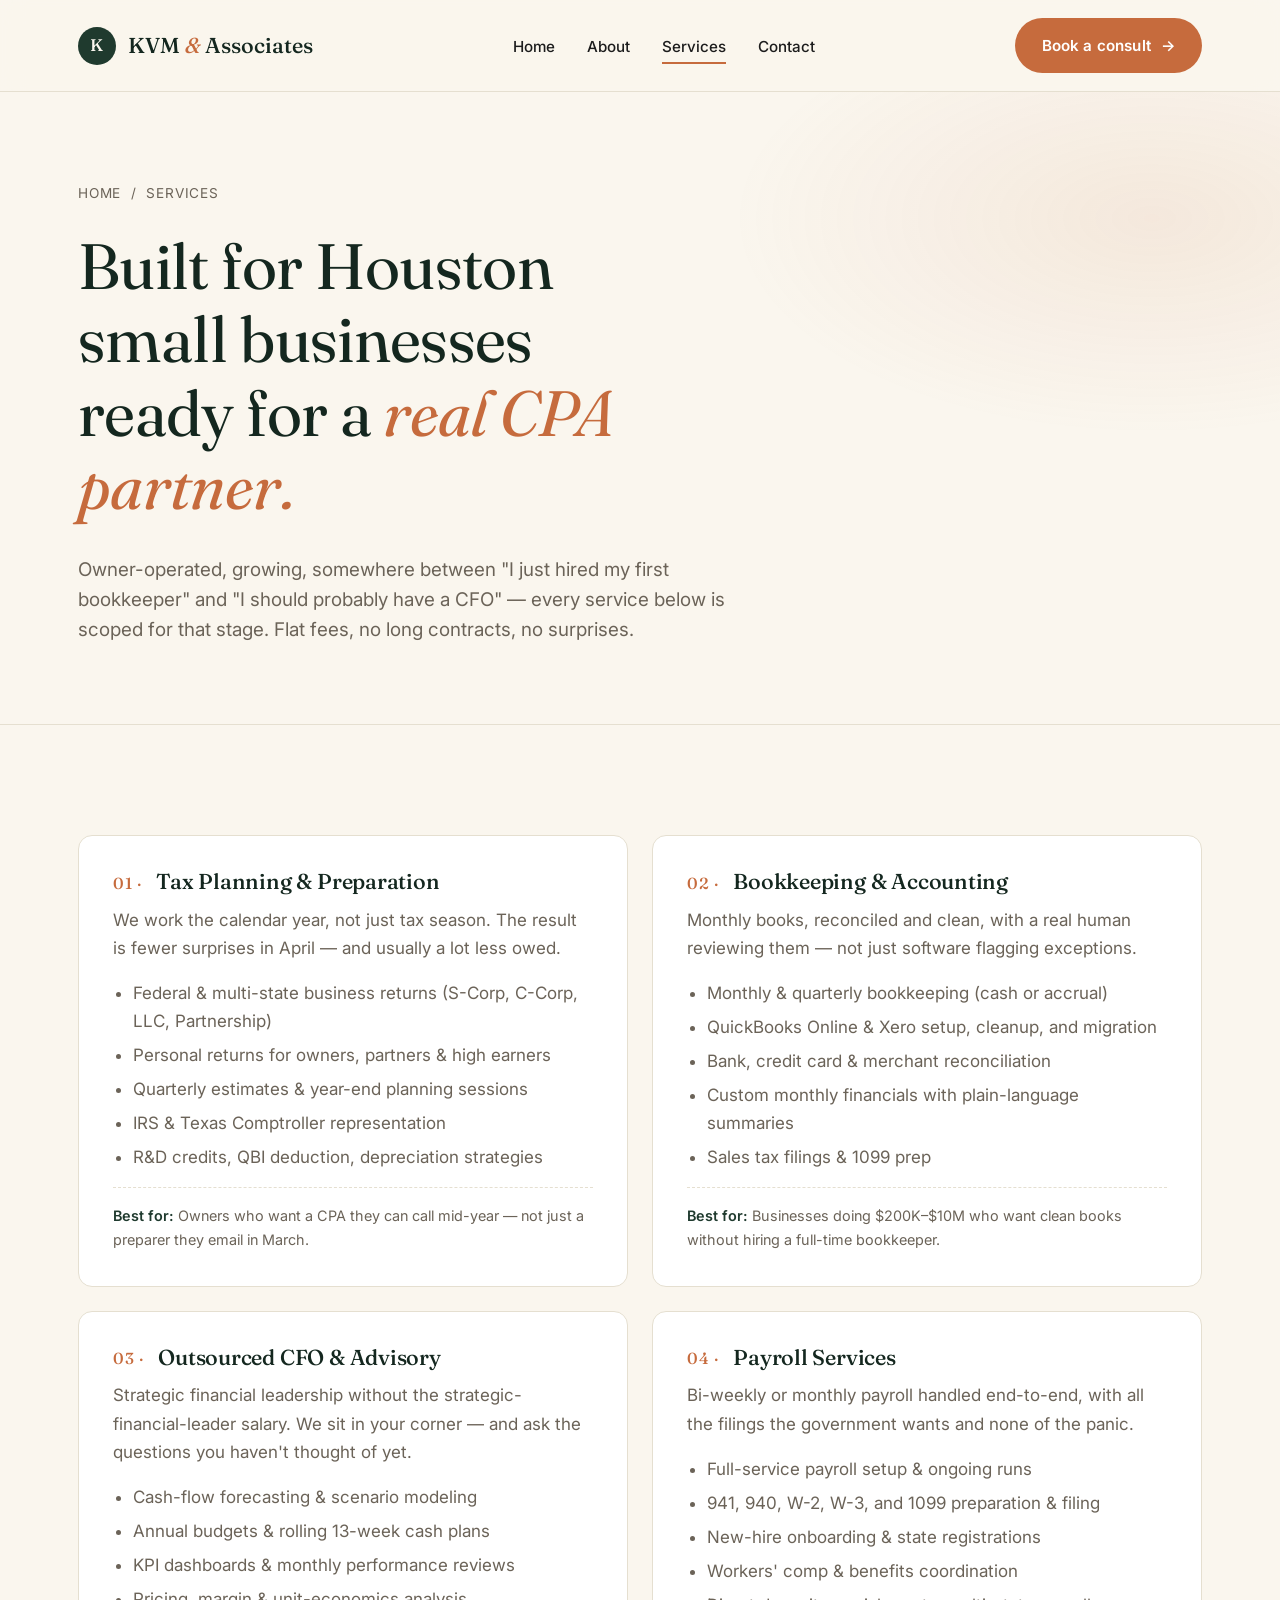
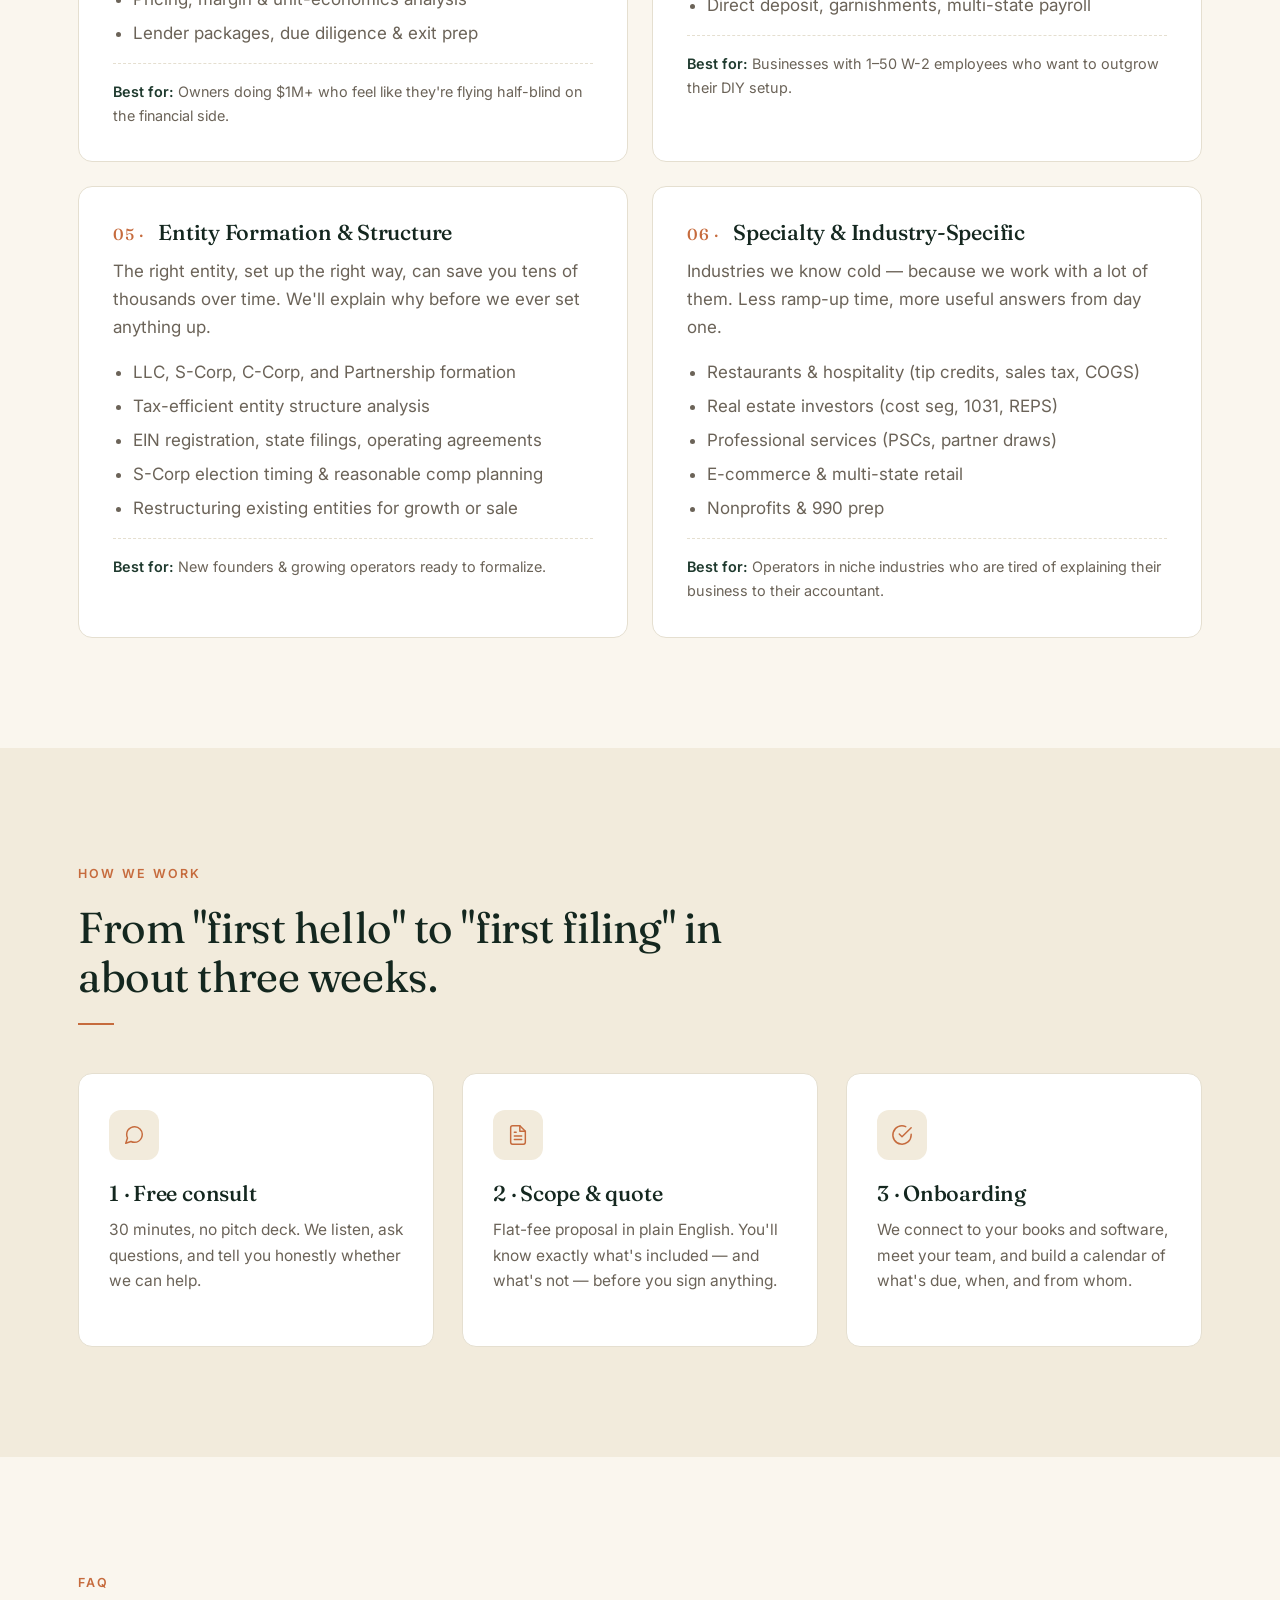
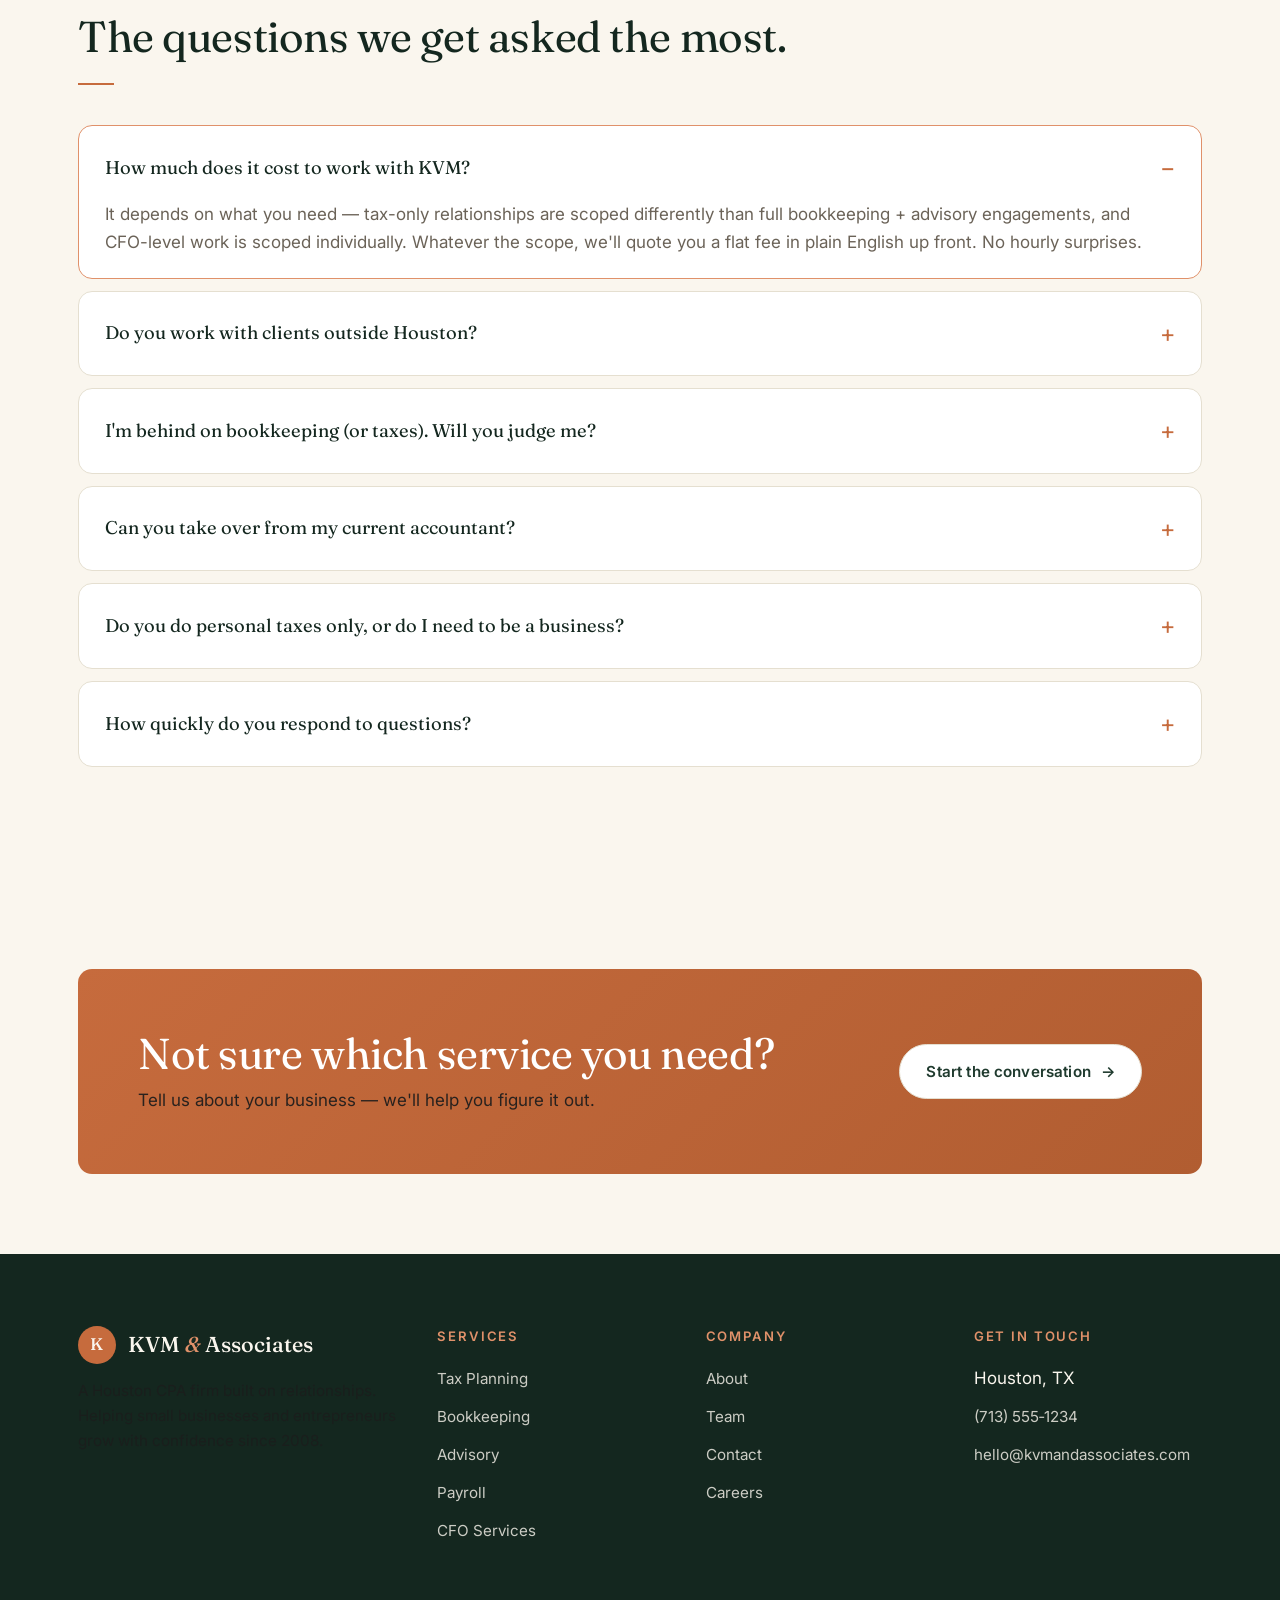
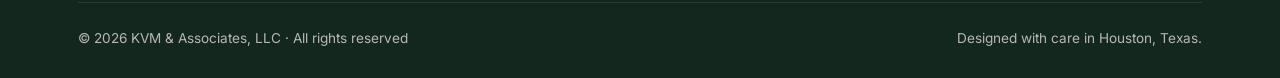
<file: services.html>
<!DOCTYPE html>
<html lang="en">
<head>
  <meta charset="UTF-8" />
  <meta name="viewport" content="width=device-width, initial-scale=1.0" />
  <title>Services — Tax, Bookkeeping &amp; Advisory | KVM &amp; Associates</title>
  <meta name="description" content="Full-service CPA work for Houston small businesses and entrepreneurs: tax planning, bookkeeping, payroll, advisory, CFO services, and entity formation." />

  <!-- Open Graph / Link Preview tags -->
  <meta property="og:type" content="website" />
  <meta property="og:url" content="https://www.kvmandassociates.com/services.html" />
  <meta property="og:title" content="Services — KVM &amp; Associates · Houston CPAs" />
  <meta property="og:description" content="Tax planning, bookkeeping, advisory, payroll, and CFO services for Houston small businesses. Flat fees, no surprises." />
  <meta property="og:image" content="https://www.kvmandassociates.com/og-image.png" />
  <meta property="og:image:width" content="1200" />
  <meta property="og:image:height" content="630" />
  <meta property="og:site_name" content="KVM &amp; Associates" />
  <meta name="twitter:card" content="summary_large_image" />
  <meta name="twitter:title" content="Services — KVM &amp; Associates" />
  <meta name="twitter:description" content="Tax, bookkeeping, advisory, and CFO services for Houston small businesses." />
  <meta name="twitter:image" content="https://www.kvmandassociates.com/og-image.png" />

  <link rel="preconnect" href="https://fonts.googleapis.com" />
  <link rel="preconnect" href="https://fonts.gstatic.com" crossorigin />
  <link href="https://fonts.googleapis.com/css2?family=Fraunces:ital,opsz,wght@0,9..144,400;0,9..144,500;1,9..144,400&family=Inter:wght@400;500;600;700&display=swap" rel="stylesheet" />
  <link rel="stylesheet" href="styles.css" />
  <script src="script.js" defer></script>
</head>
<body>

  <!-- NAV -->
  <header class="nav">
    <div class="nav-inner">
      <a href="index.html" class="brand">
        <span class="brand-mark">K</span>
        <span>KVM <em style="font-style: italic; color: var(--clay);">&amp;</em> Associates</span>
      </a>
      <nav>
        <ul class="nav-links">
          <li><a href="index.html">Home</a></li>
          <li><a href="about.html">About</a></li>
          <li><a href="services.html" class="active">Services</a></li>
          <li><a href="contact.html">Contact</a></li>
          <li class="nav-mobile-cta"><a href="contact.html">Book a consult →</a></li>
        </ul>
      </nav>
      <div class="nav-cta">
        <a href="contact.html" class="btn btn-primary">Book a consult <span class="arrow">→</span></a>
      </div>
      <button class="nav-toggle" type="button" aria-label="Open menu" aria-expanded="false">
        <span></span>
        <span></span>
        <span></span>
      </button>
    </div>
  </header>

  <!-- PAGE HEADER -->
  <section class="page-header">
    <div class="wrap">
      <div class="crumbs"><a href="index.html">Home</a> &nbsp;/&nbsp; Services</div>
      <h1>Built for Houston small businesses ready for a <span style="font-style: italic; color: var(--clay);">real CPA partner.</span></h1>
      <p class="lead">Owner-operated, growing, somewhere between "I just hired my first bookkeeper" and "I should probably have a CFO" — every service below is scoped for that stage. Flat fees, no long contracts, no surprises.</p>
    </div>
  </section>

  <!-- SERVICES LIST -->
  <section class="section">
    <div class="wrap">

      <div class="svc-list">
        <article class="svc">
          <h3><span class="num">01 ·</span> Tax Planning &amp; Preparation</h3>
          <p style="color: var(--muted);">We work the calendar year, not just tax season. The result is fewer surprises in April — and usually a lot less owed.</p>
          <ul>
            <li>Federal &amp; multi-state business returns (S-Corp, C-Corp, LLC, Partnership)</li>
            <li>Personal returns for owners, partners &amp; high earners</li>
            <li>Quarterly estimates &amp; year-end planning sessions</li>
            <li>IRS &amp; Texas Comptroller representation</li>
            <li>R&amp;D credits, QBI deduction, depreciation strategies</li>
          </ul>
          <div class="who"><strong>Best for:</strong> Owners who want a CPA they can call mid-year — not just a preparer they email in March.</div>
        </article>

        <article class="svc">
          <h3><span class="num">02 ·</span> Bookkeeping &amp; Accounting</h3>
          <p style="color: var(--muted);">Monthly books, reconciled and clean, with a real human reviewing them — not just software flagging exceptions.</p>
          <ul>
            <li>Monthly &amp; quarterly bookkeeping (cash or accrual)</li>
            <li>QuickBooks Online &amp; Xero setup, cleanup, and migration</li>
            <li>Bank, credit card &amp; merchant reconciliation</li>
            <li>Custom monthly financials with plain-language summaries</li>
            <li>Sales tax filings &amp; 1099 prep</li>
          </ul>
          <div class="who"><strong>Best for:</strong> Businesses doing $200K–$10M who want clean books without hiring a full-time bookkeeper.</div>
        </article>

        <article class="svc">
          <h3><span class="num">03 ·</span> Outsourced CFO &amp; Advisory</h3>
          <p style="color: var(--muted);">Strategic financial leadership without the strategic-financial-leader salary. We sit in your corner — and ask the questions you haven't thought of yet.</p>
          <ul>
            <li>Cash-flow forecasting &amp; scenario modeling</li>
            <li>Annual budgets &amp; rolling 13-week cash plans</li>
            <li>KPI dashboards &amp; monthly performance reviews</li>
            <li>Pricing, margin &amp; unit-economics analysis</li>
            <li>Lender packages, due diligence &amp; exit prep</li>
          </ul>
          <div class="who"><strong>Best for:</strong> Owners doing $1M+ who feel like they're flying half-blind on the financial side.</div>
        </article>

        <article class="svc">
          <h3><span class="num">04 ·</span> Payroll Services</h3>
          <p style="color: var(--muted);">Bi-weekly or monthly payroll handled end-to-end, with all the filings the government wants and none of the panic.</p>
          <ul>
            <li>Full-service payroll setup &amp; ongoing runs</li>
            <li>941, 940, W-2, W-3, and 1099 preparation &amp; filing</li>
            <li>New-hire onboarding &amp; state registrations</li>
            <li>Workers' comp &amp; benefits coordination</li>
            <li>Direct deposit, garnishments, multi-state payroll</li>
          </ul>
          <div class="who"><strong>Best for:</strong> Businesses with 1–50 W-2 employees who want to outgrow their DIY setup.</div>
        </article>

        <article class="svc">
          <h3><span class="num">05 ·</span> Entity Formation &amp; Structure</h3>
          <p style="color: var(--muted);">The right entity, set up the right way, can save you tens of thousands over time. We'll explain why before we ever set anything up.</p>
          <ul>
            <li>LLC, S-Corp, C-Corp, and Partnership formation</li>
            <li>Tax-efficient entity structure analysis</li>
            <li>EIN registration, state filings, operating agreements</li>
            <li>S-Corp election timing &amp; reasonable comp planning</li>
            <li>Restructuring existing entities for growth or sale</li>
          </ul>
          <div class="who"><strong>Best for:</strong> New founders &amp; growing operators ready to formalize.</div>
        </article>

        <article class="svc">
          <h3><span class="num">06 ·</span> Specialty &amp; Industry-Specific</h3>
          <p style="color: var(--muted);">Industries we know cold — because we work with a lot of them. Less ramp-up time, more useful answers from day one.</p>
          <ul>
            <li>Restaurants &amp; hospitality (tip credits, sales tax, COGS)</li>
            <li>Real estate investors (cost seg, 1031, REPS)</li>
            <li>Professional services (PSCs, partner draws)</li>
            <li>E-commerce &amp; multi-state retail</li>
            <li>Nonprofits &amp; 990 prep</li>
          </ul>
          <div class="who"><strong>Best for:</strong> Operators in niche industries who are tired of explaining their business to their accountant.</div>
        </article>
      </div>

    </div>
  </section>

  <!-- HOW WE WORK -->
  <section class="section about-tease">
    <div class="wrap">
      <div style="max-width: 720px; margin-bottom: 48px;">
        <span class="eyebrow">How we work</span>
        <h2>From "first hello" to "first filing" in about three weeks.</h2>
        <div class="divider-leaf"></div>
      </div>

      <div class="grid-3">
        <div class="card">
          <div class="icon"><svg class="i" viewBox="0 0 24 24"><path d="M21 11.5a8.38 8.38 0 0 1-.9 3.8 8.5 8.5 0 0 1-7.6 4.7 8.38 8.38 0 0 1-3.8-.9L3 21l1.9-5.7a8.38 8.38 0 0 1-.9-3.8 8.5 8.5 0 0 1 4.7-7.6 8.38 8.38 0 0 1 3.8-.9h.5a8.48 8.48 0 0 1 8 8v.5z"/></svg></div>
          <h3>1 · Free consult</h3>
          <p>30 minutes, no pitch deck. We listen, ask questions, and tell you honestly whether we can help.</p>
        </div>
        <div class="card">
          <div class="icon"><svg class="i" viewBox="0 0 24 24"><path d="M14 2H6a2 2 0 0 0-2 2v16a2 2 0 0 0 2 2h12a2 2 0 0 0 2-2V8z"/><path d="M14 2v6h6M16 13H8M16 17H8M10 9H8"/></svg></div>
          <h3>2 · Scope &amp; quote</h3>
          <p>Flat-fee proposal in plain English. You'll know exactly what's included — and what's not — before you sign anything.</p>
        </div>
        <div class="card">
          <div class="icon"><svg class="i" viewBox="0 0 24 24"><path d="M22 11.08V12a10 10 0 1 1-5.93-9.14"/><path d="M22 4 12 14.01l-3-3"/></svg></div>
          <h3>3 · Onboarding</h3>
          <p>We connect to your books and software, meet your team, and build a calendar of what's due, when, and from whom.</p>
        </div>
      </div>
    </div>
  </section>

  <!-- FAQ -->
  <section class="section">
    <div class="wrap">
      <div style="max-width: 720px; margin-bottom: 40px;">
        <span class="eyebrow">FAQ</span>
        <h2>The questions we get asked the most.</h2>
        <div class="divider-leaf"></div>
      </div>

      <div class="faq">
        <details open>
          <summary>How much does it cost to work with KVM?</summary>
          <p>It depends on what you need — tax-only relationships are scoped differently than full bookkeeping + advisory engagements, and CFO-level work is scoped individually. Whatever the scope, we'll quote you a flat fee in plain English up front. No hourly surprises.</p>
        </details>
        <details>
          <summary>Do you work with clients outside Houston?</summary>
          <p>Yes — we serve clients across Texas and in other states. Most of our work happens by video call and shared drives. Houston clients sometimes drop by our office, which we love.</p>
        </details>
        <details>
          <summary>I'm behind on bookkeeping (or taxes). Will you judge me?</summary>
          <p>Not even a little. A lot of new clients come to us with months — sometimes years — of catch-up work. We'll triage it, get it cleaned up, and file what needs filing. No lectures.</p>
        </details>
        <details>
          <summary>Can you take over from my current accountant?</summary>
          <p>Absolutely. We do this constantly and have a clean transition process — we'll request prior returns, transfer files, and minimize the awkwardness. (You don't even have to be the one to break up with them.)</p>
        </details>
        <details>
          <summary>Do you do personal taxes only, or do I need to be a business?</summary>
          <p>We do personal returns, but our sweet spot is business owners and the personal returns that come along with that. If your situation is purely W-2, a tax software is probably the better fit — and we'll tell you that.</p>
        </details>
        <details>
          <summary>How quickly do you respond to questions?</summary>
          <p>Inside 24 business hours, always. Most things in a few hours. If it's urgent, you can call — and a real person will pick up.</p>
        </details>
      </div>
    </div>
  </section>

  <!-- CTA BAND -->
  <section class="section-tight">
    <div class="wrap">
      <div class="cta-band">
        <div>
          <h2>Not sure which service you need?</h2>
          <p>Tell us about your business — we'll help you figure it out.</p>
        </div>
        <a href="contact.html" class="btn btn-light">Start the conversation <span class="arrow">→</span></a>
      </div>
    </div>
  </section>

  <!-- FOOTER -->
  <footer class="footer">
    <div class="wrap">
      <div class="footer-grid">
        <div class="footer-brand">
          <div class="brand" style="color: var(--cream); margin-bottom: 14px;">
            <span class="brand-mark" style="background: var(--clay);">K</span>
            <span>KVM <em style="font-style: italic; color: var(--clay-soft);">&amp;</em> Associates</span>
          </div>
          <p>A Houston CPA firm built on relationships. Helping small businesses and entrepreneurs grow with confidence since 2008.</p>
        </div>
        <div>
          <h5>Services</h5>
          <ul>
            <li><a href="services.html">Tax Planning</a></li>
            <li><a href="services.html">Bookkeeping</a></li>
            <li><a href="services.html">Advisory</a></li>
            <li><a href="services.html">Payroll</a></li>
            <li><a href="services.html">CFO Services</a></li>
          </ul>
        </div>
        <div>
          <h5>Company</h5>
          <ul>
            <li><a href="about.html">About</a></li>
            <li><a href="about.html">Team</a></li>
            <li><a href="contact.html">Contact</a></li>
            <li><a href="contact.html">Careers</a></li>
          </ul>
        </div>
        <div>
          <h5>Get in touch</h5>
          <ul>
            <li>Houston, TX</li>
            <li><a href="tel:7135551234">(713) 555‑1234</a></li>
            <li><a href="mailto:hello@kvmandassociates.com">hello@kvmandassociates.com</a></li>
          </ul>
        </div>
      </div>
      <div class="footer-bottom">
        <span>© 2026 KVM &amp; Associates, LLC · All rights reserved</span>
        <span>Designed with care in Houston, Texas.</span>
      </div>
    </div>
  </footer>

</body>
</html>
</file>
<file: styles.css>
/* =========================================================
   KVM & Associates — Redesign
   Warm, relationship-focused CPA firm
   ========================================================= */

:root {
  --forest: #1F3A2E;
  --forest-deep: #14271F;
  --forest-soft: #2E5142;
  --clay: #C66B3D;
  --clay-soft: #E0916A;
  --cream: #FAF6EE;
  --cream-warm: #F2EBDC;
  --ink: #1C1C1C;
  --muted: #6B6358;
  --line: #E5DFD0;
  --gold: #C9A35B;
  --shadow: 0 18px 60px -28px rgba(20, 39, 31, 0.35);
  --radius: 14px;
  --maxw: 1180px;
}

* { box-sizing: border-box; }

html { scroll-behavior: smooth; }

body {
  margin: 0;
  font-family: 'Inter', -apple-system, BlinkMacSystemFont, 'Segoe UI', Roboto, sans-serif;
  font-size: 17px;
  line-height: 1.65;
  color: var(--ink);
  background: var(--cream);
  -webkit-font-smoothing: antialiased;
  text-rendering: optimizeLegibility;
}

h1, h2, h3, h4 {
  font-family: 'Fraunces', 'Playfair Display', Georgia, serif;
  font-weight: 500;
  letter-spacing: -0.01em;
  line-height: 1.15;
  color: var(--forest-deep);
  margin: 0 0 0.5em;
}

h1 { font-size: clamp(2.4rem, 5vw, 4rem); font-weight: 400; }
h2 { font-size: clamp(1.9rem, 3.5vw, 2.7rem); font-weight: 400; }
h3 { font-size: 1.35rem; }
h4 { font-size: 1.05rem; font-family: 'Inter', sans-serif; font-weight: 600; letter-spacing: 0.02em; }

p { margin: 0 0 1em; color: var(--ink); }
.lead { font-size: 1.18rem; color: var(--muted); line-height: 1.6; max-width: 56ch; }

a { color: var(--forest); text-decoration: none; }
a:hover { color: var(--clay); }

img { max-width: 100%; display: block; }

/* Layout helpers */
.wrap { max-width: var(--maxw); margin: 0 auto; padding: 0 28px; }
.section { padding: 110px 0; }
.section-tight { padding: 80px 0; }

.eyebrow {
  display: inline-block;
  font-family: 'Inter', sans-serif;
  font-size: 0.78rem;
  letter-spacing: 0.18em;
  text-transform: uppercase;
  color: var(--clay);
  font-weight: 600;
  margin-bottom: 18px;
}

.divider-leaf {
  width: 36px; height: 2px; background: var(--clay);
  margin: 18px 0 22px;
}

/* Buttons */
.btn {
  display: inline-flex;
  align-items: center;
  gap: 10px;
  padding: 14px 26px;
  border-radius: 999px;
  font-weight: 600;
  font-size: 0.95rem;
  letter-spacing: 0.01em;
  transition: transform 0.2s ease, box-shadow 0.2s ease, background 0.2s;
  border: 1.5px solid transparent;
  cursor: pointer;
}
.btn-primary { background: var(--clay); color: #fff; }
.btn-primary:hover { background: #b15d31; color: #fff; transform: translateY(-1px); box-shadow: 0 12px 30px -12px rgba(198,107,61,0.5); }
.btn-ghost { border-color: var(--forest); color: var(--forest); background: transparent; }
.btn-ghost:hover { background: var(--forest); color: #fff; }
.btn-light { background: #fff; color: var(--forest); border-color: var(--line); }
.btn-light:hover { background: var(--cream-warm); color: var(--forest); }

.btn .arrow { transition: transform 0.25s ease; }
.btn:hover .arrow { transform: translateX(4px); }

/* ============ NAV ============ */
.nav {
  position: sticky; top: 0; z-index: 50;
  backdrop-filter: saturate(140%) blur(12px);
  background: rgba(250, 246, 238, 0.85);
  border-bottom: 1px solid var(--line);
}
.nav-inner {
  max-width: var(--maxw);
  margin: 0 auto;
  padding: 18px 28px;
  display: flex;
  align-items: center;
  justify-content: space-between;
  gap: 24px;
}
.brand {
  display: flex; align-items: center; gap: 12px;
  font-family: 'Fraunces', serif;
  font-size: 1.35rem; font-weight: 500;
  color: var(--forest-deep);
}
.brand-mark {
  width: 38px; height: 38px;
  border-radius: 50%;
  background: var(--forest);
  color: var(--cream);
  display: grid; place-items: center;
  font-family: 'Fraunces', serif;
  font-weight: 500;
  font-size: 1.05rem;
  letter-spacing: 0.05em;
}
.nav-links { display: flex; gap: 32px; align-items: center; list-style: none; padding: 0; margin: 0; }
.nav-links a {
  font-size: 0.95rem;
  color: var(--ink);
  font-weight: 500;
  position: relative;
  padding: 6px 0;
}
.nav-links a:hover { color: var(--clay); }
.nav-links a.active::after {
  content: ""; position: absolute; left: 0; right: 0; bottom: -2px;
  height: 2px; background: var(--clay);
}
.nav-cta { display: flex; gap: 12px; align-items: center; }

/* Hamburger button — hidden on desktop, shown on mobile */
.nav-toggle {
  display: none;
  background: transparent;
  border: 1.5px solid var(--line);
  border-radius: 10px;
  width: 44px;
  height: 44px;
  padding: 0;
  cursor: pointer;
  align-items: center;
  justify-content: center;
  flex-direction: column;
  gap: 5px;
  transition: border-color 0.2s ease;
}
.nav-toggle:hover { border-color: var(--clay); }
.nav-toggle span {
  display: block;
  width: 20px;
  height: 2px;
  background: var(--forest-deep);
  border-radius: 2px;
  transition: transform 0.25s ease, opacity 0.2s ease;
}
.nav-toggle[aria-expanded="true"] span:nth-child(1) {
  transform: translateY(7px) rotate(45deg);
}
.nav-toggle[aria-expanded="true"] span:nth-child(2) { opacity: 0; }
.nav-toggle[aria-expanded="true"] span:nth-child(3) {
  transform: translateY(-7px) rotate(-45deg);
}

/* Mobile-only CTA inside the dropdown — hidden on desktop */
.nav-mobile-cta { display: none; }

@media (max-width: 820px) {
  .nav-cta { display: none; }
  .nav-toggle { display: inline-flex; }

  .nav-links {
    display: none;
    position: absolute;
    top: 100%;
    left: 0;
    right: 0;
    flex-direction: column;
    align-items: stretch;
    gap: 4px;
    padding: 18px 28px 24px;
    background: var(--cream);
    border-bottom: 1px solid var(--line);
    box-shadow: 0 18px 40px -28px rgba(20, 39, 31, 0.35);
  }
  .nav-links.is-open { display: flex; }
  .nav-links li { width: 100%; }
  .nav-links a {
    display: block;
    padding: 12px 4px;
    font-size: 1.05rem;
    border-bottom: 1px solid var(--line);
  }
  .nav-links li:last-of-type a { border-bottom: none; }

  /* Mobile-only CTA item */
  .nav-mobile-cta {
    display: block;
    margin-top: 14px;
    padding-top: 18px;
    border-top: 1px solid var(--line);
  }
  .nav-mobile-cta a {
    background: var(--clay);
    color: #fff !important;
    border-radius: 999px;
    padding: 14px 26px !important;
    text-align: center;
    font-weight: 600;
    border-bottom: none !important;
  }
  .nav-mobile-cta a:hover { background: #b15d31; }
}

/* ============ HERO ============ */
.hero {
  position: relative;
  padding: 90px 0 110px;
  background:
    radial-gradient(900px 500px at 85% 10%, rgba(198,107,61,0.10), transparent 60%),
    radial-gradient(700px 400px at 5% 90%, rgba(31,58,46,0.08), transparent 60%),
    var(--cream);
  overflow: hidden;
}
.hero-grid {
  display: grid;
  grid-template-columns: 1.1fr 0.9fr;
  gap: 60px;
  align-items: center;
}
.hero h1 .accent {
  font-style: italic;
  color: var(--clay);
  font-weight: 400;
}
.hero-meta {
  display: flex; gap: 24px; flex-wrap: wrap;
  margin-top: 36px;
  padding-top: 28px;
  border-top: 1px solid var(--line);
  color: var(--muted);
  font-size: 0.92rem;
}
.hero-meta strong { color: var(--forest-deep); display: block; font-size: 1.4rem; font-family: 'Fraunces', serif; font-weight: 500; }

.hero-visual {
  position: relative;
  aspect-ratio: 4 / 5;
  border-radius: var(--radius);
  background:
    linear-gradient(160deg, rgba(31,58,46,0.92), rgba(20,39,31,0.78)),
    url('https://images.unsplash.com/photo-1600880292203-757bb62b4baf?w=900') center/cover;
  box-shadow: var(--shadow);
  display: flex; align-items: flex-end;
  padding: 36px;
  color: var(--cream);
}
.hero-visual::before {
  content: ""; position: absolute; inset: 0;
  background: linear-gradient(transparent 35%, rgba(20,39,31,0.6));
  border-radius: var(--radius);
}
.hero-quote {
  position: relative;
  font-family: 'Fraunces', serif;
  font-size: 1.35rem;
  line-height: 1.45;
  font-weight: 400;
  font-style: italic;
}
.hero-quote cite {
  display: block; margin-top: 14px;
  font-style: normal; font-family: 'Inter', sans-serif;
  font-size: 0.85rem; letter-spacing: 0.06em;
  text-transform: uppercase; opacity: 0.85;
}

.cta-row { display: flex; gap: 14px; flex-wrap: wrap; margin-top: 32px; }

@media (max-width: 880px) {
  .hero-grid { grid-template-columns: 1fr; gap: 40px; }
  .hero-visual { aspect-ratio: 16 / 11; }
}

/* ============ TRUST BAR ============ */
.trust {
  background: var(--forest);
  color: var(--cream);
  padding: 28px 0;
}
.trust-inner {
  display: flex; flex-wrap: wrap; gap: 36px;
  justify-content: center; align-items: center;
  font-size: 0.9rem; letter-spacing: 0.02em; opacity: 0.92;
}
.trust-inner span { display: inline-flex; align-items: center; gap: 10px; }
.trust .dot { width: 5px; height: 5px; border-radius: 50%; background: var(--clay); }

/* ============ FEATURE GRID ============ */
.grid-3 { display: grid; grid-template-columns: repeat(3, 1fr); gap: 28px; }
.grid-2 { display: grid; grid-template-columns: 1fr 1fr; gap: 60px; align-items: center; }
@media (max-width: 880px) { .grid-3 { grid-template-columns: 1fr; } .grid-2 { grid-template-columns: 1fr; gap: 40px; } }

.card {
  background: #fff;
  border: 1px solid var(--line);
  border-radius: var(--radius);
  padding: 36px 30px;
  transition: transform 0.25s ease, box-shadow 0.25s ease, border-color 0.2s;
}
.card:hover { transform: translateY(-4px); box-shadow: 0 22px 50px -28px rgba(20,39,31,0.25); border-color: var(--clay-soft); }
.card .icon {
  width: 50px; height: 50px; border-radius: 12px;
  background: var(--cream-warm);
  color: var(--clay);
  display: grid; place-items: center;
  margin-bottom: 22px;
}
.card h3 { color: var(--forest-deep); margin-bottom: 10px; }
.card p { color: var(--muted); margin-bottom: 16px; font-size: 0.97rem; }
.card .more {
  font-size: 0.88rem; font-weight: 600; color: var(--forest);
  letter-spacing: 0.04em; text-transform: uppercase;
}

/* ============ ABOUT TEASER (alternating) ============ */
.about-tease {
  background: var(--cream-warm);
}
.tease-img {
  border-radius: var(--radius);
  aspect-ratio: 5 / 4;
  background:
    linear-gradient(140deg, rgba(31,58,46,0.05), rgba(198,107,61,0.10)),
    url('https://images.unsplash.com/photo-1521737711867-e3b97375f902?w=900') center/cover;
  box-shadow: var(--shadow);
}
.stat-row { display: flex; gap: 36px; flex-wrap: wrap; margin-top: 32px; }
.stat strong { display: block; font-family: 'Fraunces', serif; font-size: 2rem; color: var(--forest-deep); font-weight: 500; }
.stat span { font-size: 0.88rem; color: var(--muted); letter-spacing: 0.04em; text-transform: uppercase; }

/* ============ TESTIMONIAL ============ */
.testimonial-section { background: var(--forest); color: var(--cream); }
.testimonial-section h2 { color: var(--cream); }
.testimonial-section .eyebrow { color: var(--clay-soft); }
.testi-grid { display: grid; grid-template-columns: repeat(2, 1fr); gap: 28px; margin-top: 50px; }
@media (max-width: 880px) { .testi-grid { grid-template-columns: 1fr; } }
.testi {
  background: rgba(250,246,238,0.06);
  border: 1px solid rgba(250,246,238,0.12);
  border-radius: var(--radius);
  padding: 34px;
}
.testi blockquote {
  font-family: 'Fraunces', serif;
  font-size: 1.2rem; line-height: 1.5;
  font-style: italic;
  margin: 0 0 22px;
  color: var(--cream);
}
.testi-author { display: flex; align-items: center; gap: 14px; }
.testi-avatar {
  width: 44px; height: 44px; border-radius: 50%;
  background: var(--clay); color: #fff;
  display: grid; place-items: center;
  font-family: 'Fraunces', serif; font-size: 1.05rem;
}
.testi-name strong { display: block; color: var(--cream); font-weight: 500; }
.testi-name span { font-size: 0.85rem; opacity: 0.7; }

/* ============ CTA BAND ============ */
.cta-band {
  background: linear-gradient(135deg, var(--clay), #b15d31);
  color: #fff;
  border-radius: var(--radius);
  padding: 60px;
  display: flex; justify-content: space-between; align-items: center; gap: 30px;
  flex-wrap: wrap;
}
.cta-band h2 { color: #fff; margin: 0; }
.cta-band p { margin: 8px 0 0; opacity: 0.92; }

/* ============ PAGE HEADER ============ */
.page-header {
  padding: 90px 0 60px;
  background:
    radial-gradient(700px 360px at 90% 20%, rgba(198,107,61,0.10), transparent 60%),
    var(--cream);
  border-bottom: 1px solid var(--line);
}
.page-header h1 { max-width: 14ch; }
.page-header .lead { margin-top: 18px; }
.crumbs { font-size: 0.85rem; color: var(--muted); letter-spacing: 0.06em; text-transform: uppercase; margin-bottom: 24px; }
.crumbs a { color: var(--muted); }

/* ============ TEAM ============ */
.team-grid { display: grid; grid-template-columns: repeat(3, 1fr); gap: 32px; }
@media (max-width: 880px) { .team-grid { grid-template-columns: 1fr 1fr; } }
@media (max-width: 600px) { .team-grid { grid-template-columns: 1fr; } }
.member { background: #fff; border: 1px solid var(--line); border-radius: var(--radius); overflow: hidden; transition: transform 0.25s; }
.member:hover { transform: translateY(-4px); }
.member-photo {
  aspect-ratio: 1 / 1;
  background: linear-gradient(135deg, var(--forest-soft), var(--forest-deep));
  display: grid; place-items: center;
  color: var(--cream);
  font-family: 'Fraunces', serif;
  font-size: 3rem;
  font-weight: 400;
}
.member-body { padding: 22px 24px 26px; }
.member-body h3 { margin-bottom: 4px; }
.member-body .role { font-size: 0.88rem; color: var(--clay); letter-spacing: 0.04em; text-transform: uppercase; font-weight: 600; margin-bottom: 12px; }
.member-body p { color: var(--muted); font-size: 0.94rem; margin: 0; }

/* ============ VALUES ============ */
.values-grid { display: grid; grid-template-columns: repeat(2, 1fr); gap: 26px; }
@media (max-width: 720px) { .values-grid { grid-template-columns: 1fr; } }
.value {
  display: flex; gap: 20px; align-items: flex-start;
  padding: 28px;
  background: #fff;
  border: 1px solid var(--line);
  border-radius: var(--radius);
}
.value-icon {
  flex: 0 0 44px; height: 44px; border-radius: 12px;
  background: var(--forest); color: var(--cream);
  display: grid; place-items: center;
}
.value h4 { margin: 0 0 6px; color: var(--forest-deep); font-size: 1.05rem; }
.value p { margin: 0; color: var(--muted); font-size: 0.95rem; }

/* ============ SERVICES PAGE ============ */
.svc-list { display: grid; grid-template-columns: 1fr 1fr; gap: 24px; }
@media (max-width: 880px) { .svc-list { grid-template-columns: 1fr; } }
.svc {
  background: #fff;
  border: 1px solid var(--line);
  border-radius: var(--radius);
  padding: 34px;
}
.svc h3 { color: var(--forest-deep); display: flex; align-items: center; gap: 14px; }
.svc h3 .num {
  font-family: 'Fraunces', serif; color: var(--clay);
  font-size: 1rem; letter-spacing: 0.05em;
}
.svc ul { padding-left: 20px; margin: 14px 0 0; color: var(--muted); }
.svc li { margin: 6px 0; }
.svc .who {
  margin-top: 16px; padding-top: 16px;
  border-top: 1px dashed var(--line);
  font-size: 0.9rem; color: var(--muted);
}
.svc .who strong { color: var(--forest); font-weight: 600; }

/* ============ FAQ ============ */
.faq details {
  background: #fff;
  border: 1px solid var(--line);
  border-radius: var(--radius);
  margin-bottom: 12px;
  padding: 22px 26px;
  transition: border-color 0.2s;
}
.faq details[open] { border-color: var(--clay-soft); }
.faq summary {
  font-family: 'Fraunces', serif;
  font-size: 1.15rem;
  cursor: pointer;
  list-style: none;
  display: flex; justify-content: space-between; align-items: center;
  color: var(--forest-deep);
}
.faq summary::-webkit-details-marker { display: none; }
.faq summary::after { content: "+"; font-family: 'Inter', sans-serif; font-size: 1.5rem; color: var(--clay); transition: transform 0.2s; }
.faq details[open] summary::after { content: "−"; }
.faq details p { margin: 12px 0 0; color: var(--muted); }

/* ============ CONTACT ============ */
.contact-grid { display: grid; grid-template-columns: 1.1fr 0.9fr; gap: 56px; align-items: start; }
@media (max-width: 880px) { .contact-grid { grid-template-columns: 1fr; } }

.form { background: #fff; border: 1px solid var(--line); border-radius: var(--radius); padding: 38px; }
.form-row { display: grid; grid-template-columns: 1fr 1fr; gap: 18px; margin-bottom: 16px; }
@media (max-width: 600px) { .form-row { grid-template-columns: 1fr; } }
.field { display: flex; flex-direction: column; }
.field label { font-size: 0.84rem; color: var(--forest-deep); font-weight: 600; letter-spacing: 0.04em; text-transform: uppercase; margin-bottom: 6px; }
.field input, .field select, .field textarea {
  border: 1px solid var(--line);
  background: var(--cream);
  border-radius: 10px;
  padding: 13px 14px;
  font: inherit;
  color: var(--ink);
  transition: border-color 0.2s, background 0.2s;
}
.field input:focus, .field select:focus, .field textarea:focus {
  outline: none; border-color: var(--clay); background: #fff;
}
.field textarea { resize: vertical; min-height: 130px; }

.contact-side .info {
  background: var(--forest); color: var(--cream);
  border-radius: var(--radius); padding: 36px; margin-bottom: 22px;
}
.contact-side .info h3 { color: var(--cream); margin: 0 0 18px; }
.contact-side .info-row { display: flex; gap: 14px; margin-bottom: 18px; align-items: flex-start; }
.contact-side .info-row svg { flex: 0 0 22px; color: var(--clay-soft); margin-top: 2px; }
.contact-side .info-row strong { display: block; font-weight: 500; margin-bottom: 2px; }
.contact-side .info-row span { opacity: 0.85; font-size: 0.95rem; }

.hours { background: #fff; border: 1px solid var(--line); border-radius: var(--radius); padding: 28px; }
.hours h4 { margin: 0 0 14px; color: var(--forest-deep); font-family: 'Fraunces', serif; font-size: 1.15rem; font-weight: 500; letter-spacing: 0; }
.hours ul { list-style: none; padding: 0; margin: 0; }
.hours li { display: flex; justify-content: space-between; padding: 6px 0; border-bottom: 1px dashed var(--line); font-size: 0.95rem; color: var(--muted); }
.hours li:last-child { border-bottom: none; }
.hours li strong { color: var(--forest-deep); font-weight: 500; }

/* ============ FOOTER ============ */
.footer {
  background: var(--forest-deep);
  color: var(--cream);
  padding: 72px 0 28px;
}
.footer-grid { display: grid; grid-template-columns: 1.4fr 1fr 1fr 1fr; gap: 40px; }
@media (max-width: 880px) { .footer-grid { grid-template-columns: 1fr 1fr; gap: 32px; } }
@media (max-width: 520px) { .footer-grid { grid-template-columns: 1fr; } }
.footer h5 { font-family: 'Inter', sans-serif; font-size: 0.82rem; letter-spacing: 0.14em; text-transform: uppercase; color: var(--clay-soft); margin: 0 0 16px; font-weight: 600; }
.footer ul { list-style: none; padding: 0; margin: 0; }
.footer li { margin-bottom: 10px; }
.footer a { color: var(--cream); opacity: 0.8; font-size: 0.95rem; }
.footer a:hover { color: var(--clay-soft); opacity: 1; }
.footer-brand p { opacity: 0.75; font-size: 0.95rem; max-width: 36ch; }
.footer-bottom {
  margin-top: 48px; padding-top: 24px;
  border-top: 1px solid rgba(250,246,238,0.12);
  display: flex; justify-content: space-between; flex-wrap: wrap; gap: 14px;
  font-size: 0.85rem; opacity: 0.7;
}

/* small icons */
.i { width: 22px; height: 22px; stroke-width: 1.6; stroke: currentColor; fill: none; stroke-linecap: round; stroke-linejoin: round; }

/* ============ SINGLE-CTA HELPERS ============ */
.cta-secondary-link {
  display: inline-block;
  margin-top: 14px;
  font-size: 0.92rem;
  color: var(--muted);
  border-bottom: 1px dashed var(--line);
  padding-bottom: 2px;
}
.cta-secondary-link:hover { color: var(--clay); border-color: var(--clay-soft); }

.hero-proof {
  display: inline-flex;
  align-items: center;
  gap: 10px;
  background: rgba(31, 58, 46, 0.06);
  border: 1px solid var(--line);
  border-radius: 999px;
  padding: 8px 16px;
  font-size: 0.88rem;
  color: var(--forest-deep);
  margin-bottom: 22px;
}
.hero-proof .pulse {
  width: 8px; height: 8px; border-radius: 50%;
  background: var(--clay);
  box-shadow: 0 0 0 0 rgba(198,107,61,0.6);
  animation: pulse 2.2s infinite;
}
@keyframes pulse {
  0% { box-shadow: 0 0 0 0 rgba(198,107,61,0.6); }
  70% { box-shadow: 0 0 0 10px rgba(198,107,61,0); }
  100% { box-shadow: 0 0 0 0 rgba(198,107,61,0); }
}

/* ============ LEAD MAGNET ============ */
.lead-magnet {
  background: var(--cream-warm);
  padding: 90px 0;
  border-top: 1px solid var(--line);
  border-bottom: 1px solid var(--line);
}
.lm-grid {
  display: grid;
  grid-template-columns: 1fr 1fr;
  gap: 60px;
  align-items: center;
}
@media (max-width: 880px) { .lm-grid { grid-template-columns: 1fr; gap: 40px; } }

.lm-cover {
  position: relative;
  aspect-ratio: 4 / 5;
  max-width: 380px;
  margin: 0 auto;
  background: linear-gradient(155deg, var(--forest), var(--forest-deep));
  border-radius: 8px;
  box-shadow:
    0 30px 80px -30px rgba(20,39,31,0.5),
    -8px 0 0 0 rgba(198,107,61,0.25);
  padding: 38px 32px;
  color: var(--cream);
  display: flex;
  flex-direction: column;
  justify-content: space-between;
  overflow: hidden;
}
.lm-cover::before {
  content: "";
  position: absolute;
  top: -40px; right: -40px;
  width: 180px; height: 180px;
  background: radial-gradient(circle, rgba(198,107,61,0.35), transparent 70%);
  border-radius: 50%;
}
.lm-cover .badge {
  display: inline-block;
  font-size: 0.72rem;
  letter-spacing: 0.16em;
  text-transform: uppercase;
  padding: 6px 12px;
  border: 1px solid rgba(250,246,238,0.3);
  border-radius: 999px;
  width: fit-content;
  color: var(--clay-soft);
  position: relative;
}
.lm-cover h3 {
  font-family: 'Fraunces', serif;
  color: var(--cream);
  font-size: 2.1rem;
  font-weight: 400;
  line-height: 1.15;
  margin: 0;
  position: relative;
}
.lm-cover .meta {
  font-size: 0.85rem;
  opacity: 0.7;
  letter-spacing: 0.04em;
  position: relative;
}

.lm-form {
  display: flex; gap: 10px; margin-top: 22px;
  flex-wrap: wrap;
}
.lm-form input[type="email"] {
  flex: 1 1 240px;
  border: 1px solid var(--line);
  background: #fff;
  border-radius: 999px;
  padding: 14px 22px;
  font: inherit;
  font-size: 0.95rem;
  color: var(--ink);
}
.lm-form input[type="email"]:focus {
  outline: none; border-color: var(--clay);
}
.lm-fineprint {
  margin-top: 14px;
  font-size: 0.85rem;
  color: var(--muted);
  display: flex; align-items: center; gap: 8px;
}
.lm-fineprint::before {
  content: "✓"; color: var(--forest); font-weight: 700;
}

/* ============ QUALIFIER BAND (contact) ============ */
.qualifier {
  background: var(--forest);
  color: var(--cream);
  border-radius: var(--radius);
  padding: 28px 36px;
  margin-bottom: 40px;
  display: flex;
  gap: 28px;
  align-items: center;
  justify-content: space-between;
  flex-wrap: wrap;
}
.qualifier-text { flex: 1 1 320px; }
.qualifier-text strong {
  font-family: 'Fraunces', serif;
  font-size: 1.25rem;
  font-weight: 500;
  display: block;
  margin-bottom: 4px;
}
.qualifier-text p {
  margin: 0;
  font-size: 0.95rem;
  opacity: 0.85;
  color: var(--cream);
}
.qualifier-stat {
  text-align: right;
  flex: 0 0 auto;
}
.qualifier-stat strong {
  display: block;
  font-family: 'Fraunces', serif;
  font-size: 2rem;
  font-weight: 500;
  color: var(--clay-soft);
}
.qualifier-stat span {
  font-size: 0.8rem;
  letter-spacing: 0.06em;
  text-transform: uppercase;
  opacity: 0.7;
}
</file>
